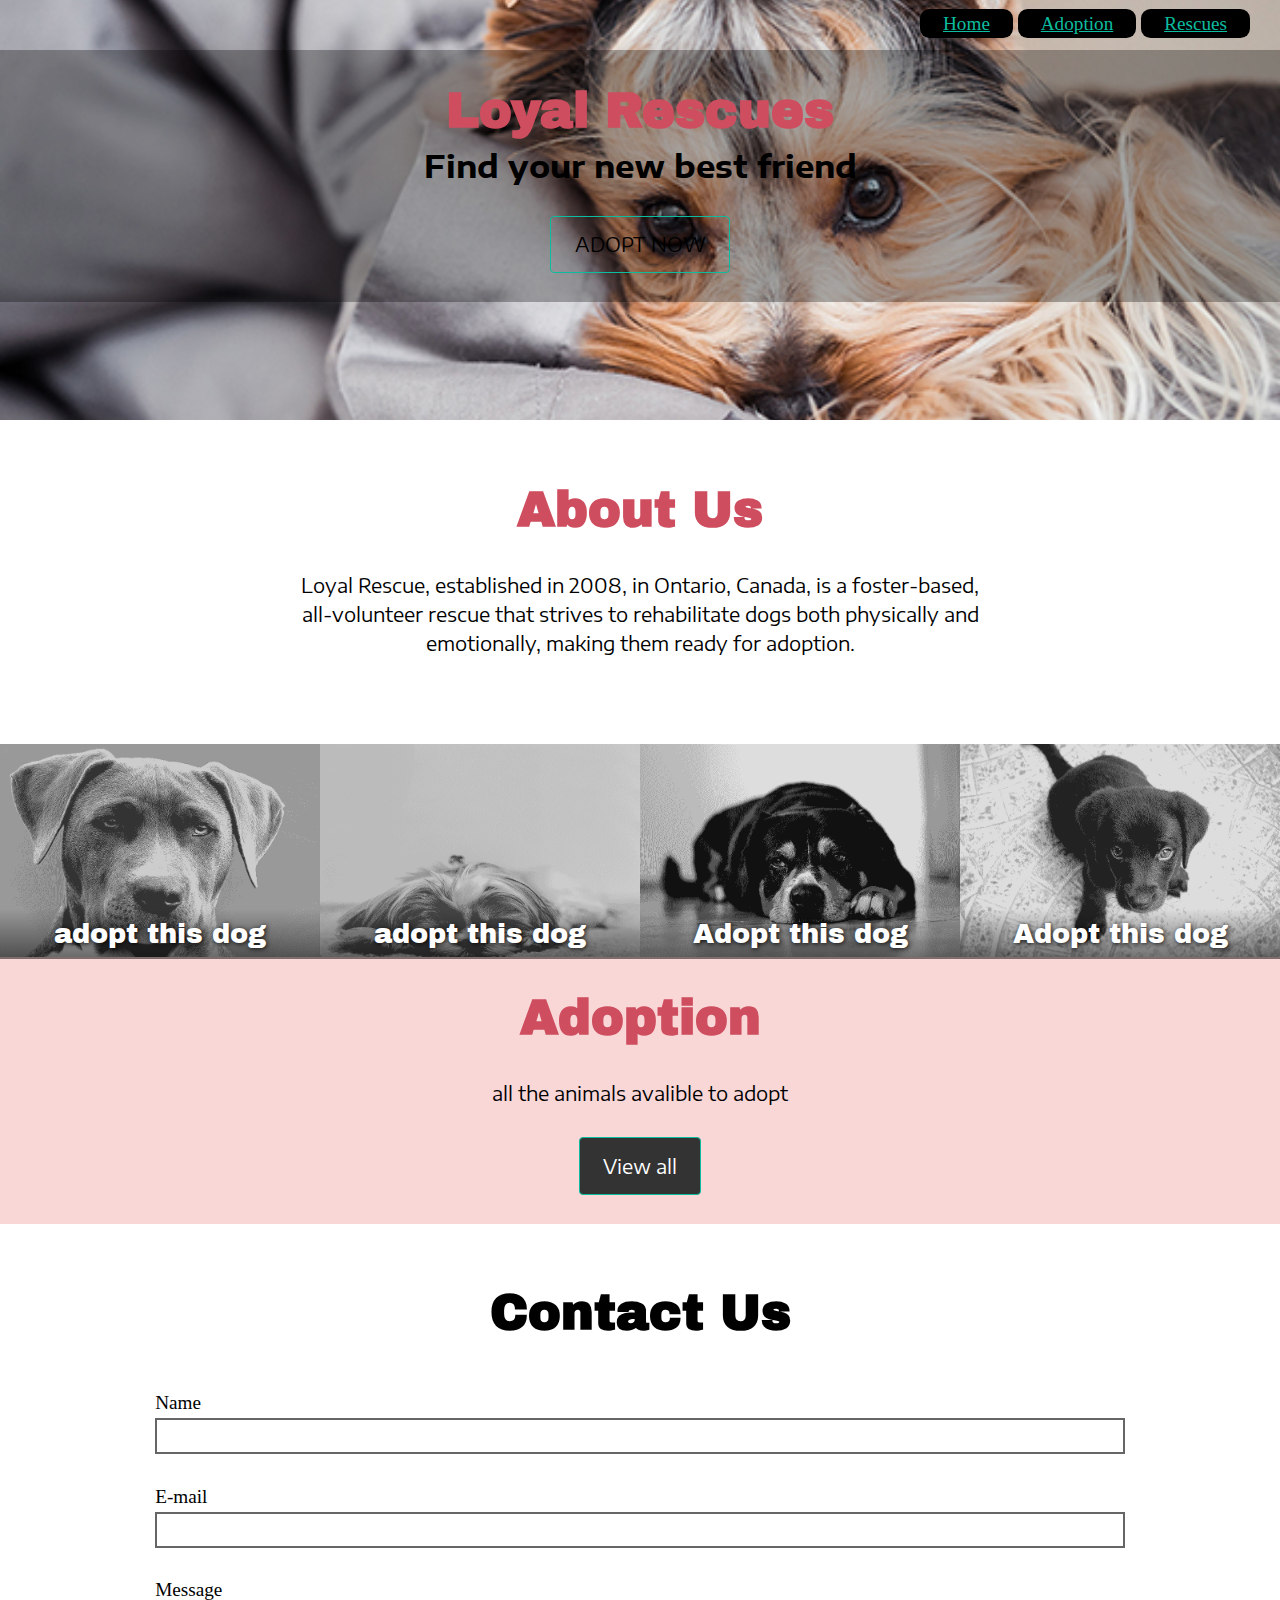
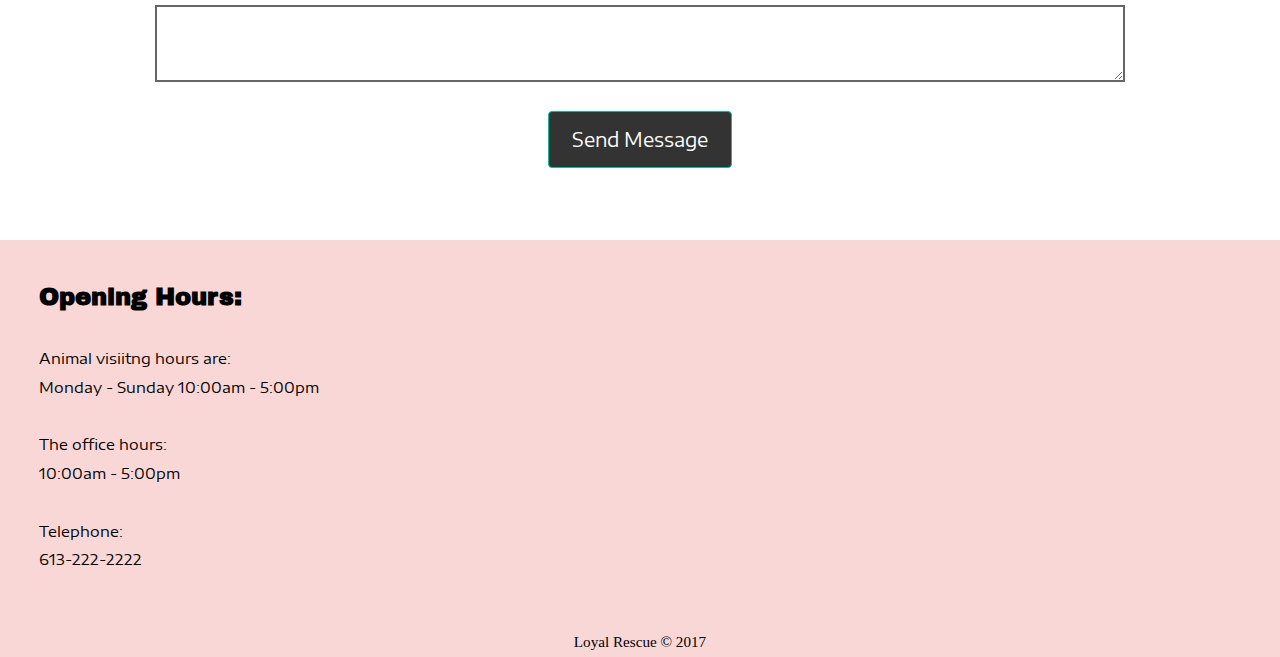
<file: index.html>
<!DOCTYPE html>
<html lang="en-ca">

<head>
  <meta charset="utf-8">
  <title>Loyal Rescue</title>
  <link href="favicon.ico" rel="shortcut icon">
  <link href="favicon-196.png" rel="apple-touch-icon">
  <meta name="viewport" content="width=device-width,initial-scale=1">
  <link href="css/modules.css" rel="stylesheet">
  <link href="css/grid.css" rel="stylesheet">
  <link href="css/type.css" rel="stylesheet">
  <link href="css/main.css" rel="stylesheet">
  <link href="https://fonts.googleapis.com/css?family=Archivo+Black|Encode+Sans+Expanded" rel="stylesheet">
</head>

<body>
  <ul class="skip-links">
    <li><a href="#nav" tabindex="0">Skip to navigation</a></li>
    <li><a href="#main">Skip to main</a></li>
  </ul>

  <header role="banner">
    <div class="masthead">
      <div class="banner relative">
        <div class="menu text-center">
          <nav role="navigation" id="nav" tabindex="0">
            <ol class="list-group-inline">
              <li><a class="btn-nav btn-ghost" href="index.html">Home</a></li>
              <li><a class="btn-nav btn-ghost" href="adopt.html">Adoption</a></li>
              <li><a class="btn-nav btn-ghost" href="rescues.html">Rescues</a></li>
            </ol>
          </nav>
        </div>
        <div class="banner-content absolute text-center gutter pad-t pad-b">
          <h1 class="white nina push-0">Loyal Rescues</h1>
          <h2 class="green">Find your new best friend</h2>
          <a class="btn btn-ghost" href="adopt.html">ADOPT NOW</a>
        </div>
      </div>
    </div>
  </header>

  <main role="main" id="main" tabindex="0">
    <section class="text-center gutter pad-t-2 pad-b-2">
      <h3 class="white nina">About Us</h3>
      <p class="green max-length">Loyal Rescue, established in 2008, in Ontario, Canada, is a foster-based, all-volunteer rescue that strives to rehabilitate dogs both physically and emotionally, making them ready for adoption.</p>
    </section>

    <section class="grid text-center">
      <div class="unit xs-1 s-1 m-1-2 l-1-4">
        <a class="hover-box block relative crop" href="adopt.html">
          <div class="embed embed-3by2">
            <img class="hover-box-img embed-item" src="images/dog4.png" alt="">
          </div>
          <div class="hover-box-caption island-1-4 w-1 absolute">
            <h2 class="tera push-0 not-bold">adopt this dog</h2>
          </div>
        </a>
      </div>
      <div class="unit xs-1 s-1 m-1-2 l-1-4">
        <a class="hover-box block relative crop" href="adopt.html">
          <div class="embed embed-3by2">
            <img class="hover-box-img embed-item" src="images/dog3.png" alt="">
          </div>
          <div class="hover-box-caption island-1-4 w-1 absolute">
            <h2 class="tera push-0 not-bold">adopt this dog</h2>
          </div>
        </a>
      </div>
      <div class="unit xs-1 s-1 m-1-2 l-1-4">
        <a class="hover-box block relative crop" href="adopt.html">
          <div class="embed embed-3by2">
            <img class="hover-box-img embed-item" src="images/dog2.png" alt="">
          </div>
          <div class="hover-box-caption island-1-4 w-1 absolute">
            <h2 class="tera push-0 not-bold">Adopt this dog</h2>
          </div>
        </a>
      </div>
      <div class="unit xs-1 s-1 m-1-2 l-1-4">
        <a class="hover-box block relative crop" href="adopt.html">
          <div class="embed embed-3by2">
            <img class="hover-box-img embed-item" src="images/dog1.png" alt="">
          </div>
          <div class="hover-box-caption island-1-4 w-1 absolute">
            <h2 class="tera push-0 not-bold">Adopt this dog</h2>
          </div>
        </a>
      </div>
    </section>

    <section class="list text-center gutter island">
      <h3 class="white nina">Adoption</h3>
      <p class="green">all the animals avalible to adopt</p>
      <a class="btn" href="rescues.html">View all</a>
    </section>

    <section class="pad-t-2 pad-b-2 text-center">
      <h3 class="black nina">Contact Us</h3>

      <form class="island-1-2 wrapper" method="POST" action="https://formspree.io/paulinamssio@gmail.com">

        <div class="push one two text-left">
          <label for="name">Name</label>
          <input id="name" name="name">
        </div>

        <div class="push one text-left">
          <label for="email">E-mail</label>
          <input id="email" type="email" name="email">
        </div>

        <div class="push text-left">
          <label for="details">Message</label>
          <textarea id="details" name="message" required></textarea>
        </div>

        <button class="btn button-black" type="submit">Send Message</button>
      </form>
    </section>
  </main>
  <footer class="list micro footer gutter-1-2" role="contentinfo" tabindex="0">
    <div class="hours mirco unit xs-1 s-1 m-1 l-1-2 xl-1-2">
      <h4>Opening Hours:</h4>
      <p class="mirco">Animal visiitng hours are:<br>Monday - Sunday 10:00am - 5:00pm<br></p>
      <p class="mirco">The office hours:<br>10:00am - 5:00pm<br></p>
      <p class="mirco">Telephone:<br>613-222-2222</p>
    </div>
    <div class="wrapper">
      <small class="micro">Loyal Rescue © 2017</small>
    </div>
  </footer>
</body>
</html>
</file>
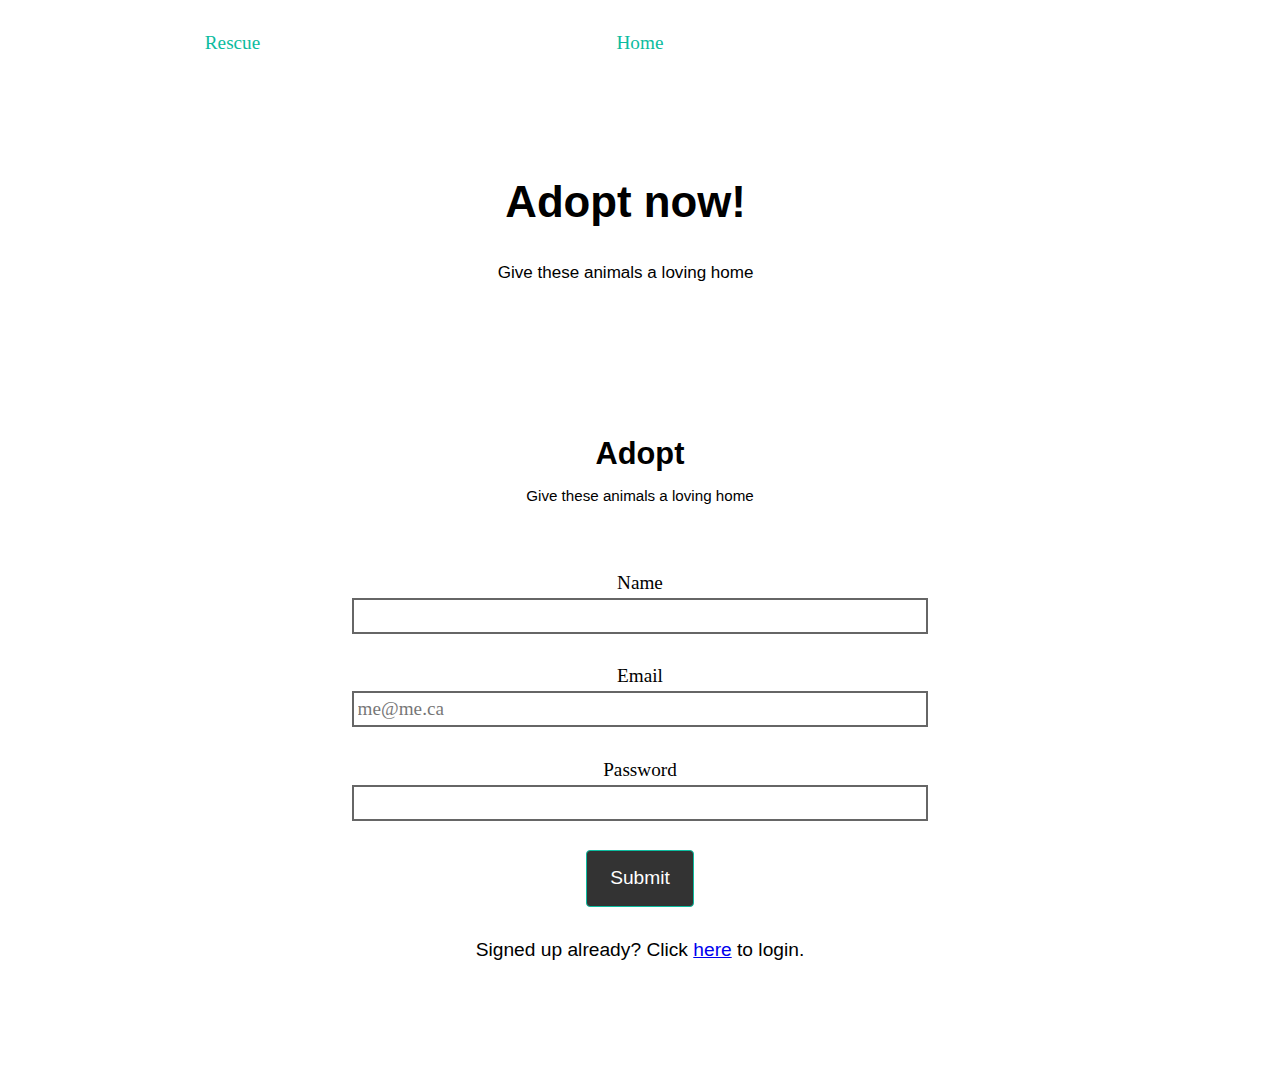
<file: adopt-a-rescue.html>
<!DOCTYPE html>
<html lang="en-ca">
<head>
  <meta charset="utf-8">
  <title>Adopt</title>
  <meta name="viewport" content="width=device-width,initial-scale=1">
  <link href="css/modules.css" rel="stylesheet">
  <link href="css/grid.css" rel="stylesheet">
  <link href="css/type.css" rel="stylesheet">
  <link href="css/main.css" rel="stylesheet">
  <link href="favicon.ico" rel="shortcut icon">
  <link href="favicon-196.png" rel="apple-touch-icon">
</head>
<body>
  <header>
    <nav class="text-center island">
      <ul class="nav-links list-group-inline push-none nav grid">

        <li class="kilo unit xs-1-3 s-1-3 m-1-3 l-1-3"><a href="tour.html">Rescue</a></li>
        <li class="kilo unit xs-1-3 s-1-3 m-1-3 l-1-3"><a href="pricing.html">Home</a></li>
      </ul>
    </nav>
    <div class="grid island">
      <h1 class="yotta unit xs-1 s-1 m-1 l pad-t-2 text-center push-r">Adopt now!</h1>
      <p class="milli unit xs-1 s-1 m-1 l-1 text-center push-r pad-b-2">Give these animals a loving home</p>
    </div>
  </header>

  <main class="wrapper">
    <div class="max-length unit xs-1-3 s-1-3 m-1-3 l-1-2 grid">
      <h2 class="pad-t text-center push-1-4">Adopt</h2>
      <p class="text-center micro">Give these animals a loving home</p>
    </div>
    <form action="https://formspree.io/paulinamssio@gmail.com" method="POST" class="max-length gutter-2 pad-t pad-b push-2">
      <div class="push">
        <label for="name">Name</label>
        <input id="name" name="name">
      </div>
      <div class="push">
        <label for="email">Email</label>
        <input id="email" type="email" placeholder="me@me.ca">
      </div>
      <div class="push">
        <label for="password">Password</label>
        <input id="password" type="password">
      </div>
      <div class="push">
        <button type="submit" class="btn">Submit</button>
        <p class="pad-t">Signed up already? Click <a href="#">here</a> to login.</p>
      </div>
    </form>
  </main>

</body>
</html>
</file>
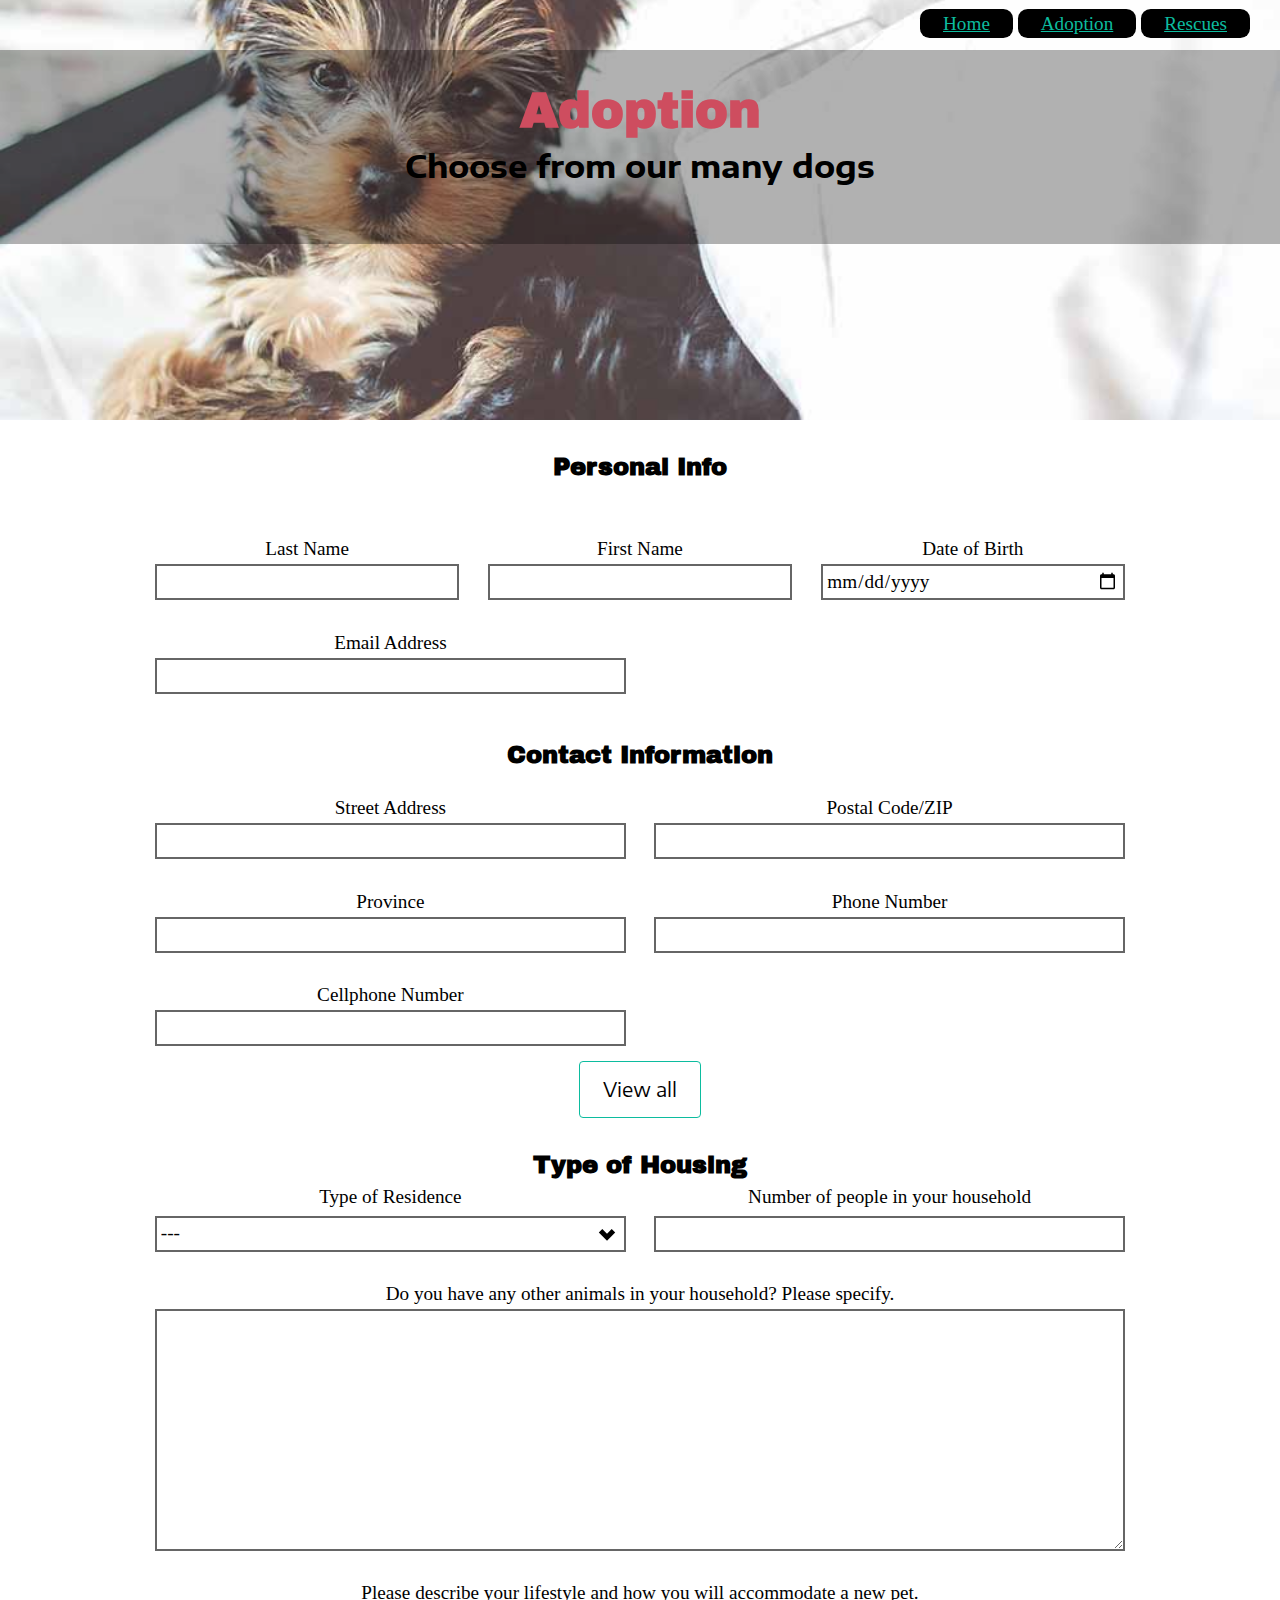
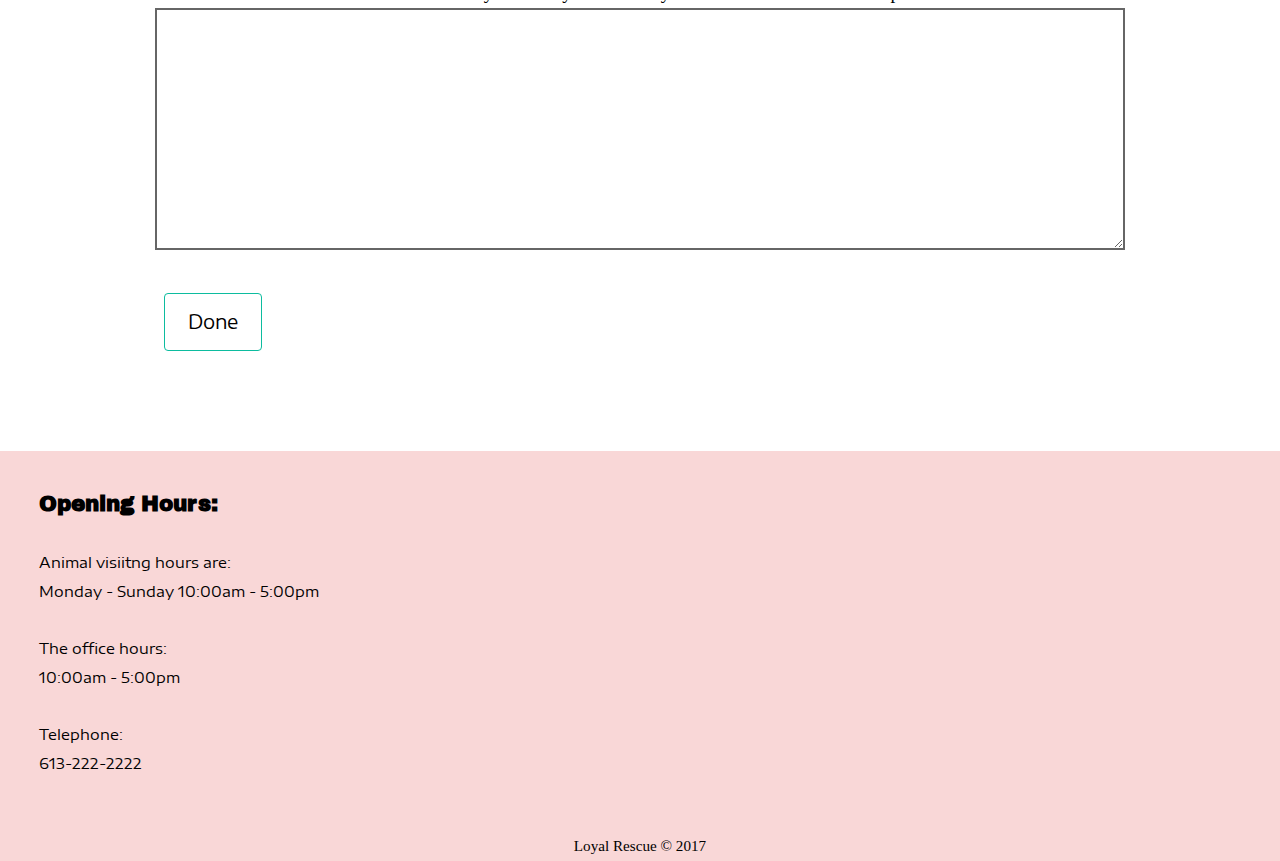
<file: adopt.html>
<!DOCTYPE html>
<html lang="en-ca">

<head>
  <meta charset="utf-8">
  <title>signup</title>
  <meta name="viewport" content="width=device-width,initial-scale=1">
  <link href="css/modules.css" rel="stylesheet">
  <link href="css/grid.css" rel="stylesheet">
  <link href="css/type.css" rel="stylesheet">
  <link href="css/main.css" rel="stylesheet">
  <link href="favicon.ico" rel="shortcut icon">
  <link href="favicon-196.png" rel="apple-touch-icon">
  <link href="https://fonts.googleapis.com/css?family=Archivo+Black|Encode+Sans+Expanded" rel="stylesheet">
</head>

<body>

  <ul class="skip-links">
    <li><a href="#nav" tabindex="0">Skip to navigation</a></li>
    <li><a href="#main">Skip to main</a></li>
  </ul>

  <header role="banner">
    <div class="masthead">
      <div class="banner-adopt relative">
        <div class="menu text-center">
          <nav role="navigation" id="nav" tabindex="0">
            <ol class="list-group-inline">
              <li><a class="btn-nav btn-ghost" href="index.html">Home</a></li>
              <li><a class="btn-nav btn-ghost" href="adopt.html">Adoption</a></li>
              <li><a class="btn-nav btn-ghost" href="rescues.html">Rescues</a></li>
            </ol>
          </nav>
        </div>
        <div class="banner-content absolute text-center gutter pad-t pad-b">
          <h1 class="white nina push-0">Adoption</h1>
          <h2 class="green">Choose from our many dogs</h2>
        </div>
      </div>
    </div>
  </header>

  <main role="main" id="main" tabindex="0" class="pad-b push-2">
    <div class="embed embed-16by19">
      <img class="hover-box-img embed-item" src="images/adoptdog.jpg" alt="">
    </div>

    <section class="wrapper island pad-t gutter-2">
      <h2 class="giga push-1-4 unit unit-xs-1 unit-s-1 unit-m-1 unit-l-1 unit-xl-1 gutter-1-2">Personal Info</h2>
    </section>
    <form method="post" role="form" action="http://formspree.io/paulinamssio@gmail.com">
    </form>

    <section class="wrapper pad-b grid">
      <div class="unit unit-xs-1 unit-s-1 unit-m-1-3 unit-l-1-3 unit-xl-1-3 island-1-2">
        <label for="surname" class="kilo">Last Name</label>
        <input id="surname" type="text" required>
      </div>
      <div class="unit unit-xs-1 unit-s-1 unit-m-1-3 unit-l-1-3 unit-xl-1-3 island-1-2">
        <label for="firstname" class="kilo">First Name</label>
        <input id="firstname" type="text" required>
      </div>
      <div class="unit unit-xs-1 unit-s-1 unit-m-1-3 unit-l-1-3 unit-xl-1-3 island-1-2">
        <label for="dob" class="kilo">Date of Birth</label>
        <input id="dob" type="date" required>
      </div>
      <div class="unit unit-xs-1 unit-s-1 unit-m-1 unit-l-1-2 unit-xl-1-2 island-1-2">
        <label for="email" class="kilo">Email Address</label>
        <input id="email" type="text" required>
      </div>
    </section>
    <section class="wrapper grid">
      <h3 class="giga push-1-4 unit unit-xs-1 unit-s-1 unit-m-1 unit-l-1 unit-xl-1 gutter-1-2">Contact Information</h3>
      <div class="unit unit-xs-1 unit-s-1 unit-m-1 unit-l-1-2 unit-xl-1-2 island-1-2">
        <label for="address" class="kilo">Street Address</label>
        <input id="address" type="text" required>
      </div>
      <div class="unit unit-xs-1 unit-s-1 unit-m-1-2 unit-l-1-2 unit-xl-1-2 island-1-2">
        <label for="postal" class="kilo">Postal Code/ZIP</label>
        <input id="postal" type="text" required>
      </div>
      <div class="unit unit-xs-1 unit-s-1 unit-m-1-2 unit-l-1-2 unit-xl-1-2 island-1-2">
        <label for="province" class="kilo">Province</label>
        <input id="province" type="text" list="province-list" required>
        <datalist id="province-list">
          <option value="Alberta"></option>
          <option value="British Columbia"></option>
          <option value="Manitoba"></option>
          <option value="New Brunswick"></option>
          <option value="Newfound Land and Labrador"></option>
          <option value="Nova Scotia"></option>
          <option value="Ontario"></option>
          <option value="Prince Edward Island"></option>
          <option value="Quebec"></option>
          <option value="Saskatchewan"></option>
        </datalist>
      </div>
      <div class="unit unit-xs-1 unit-s-1 unit-m-1-2 unit-l-1-2 unit-xl-1-2 island-1-2">
        <label for="phone" class="kilo">Phone Number</label>
        <input id="phone" type="number">
      </div>

      <div class="unit unit-xs-1 unit-s-1 unit-m-1-2 unit-l-1-2 unit-xl-1-2 island-1-2">
        <label for="cell" class="kilo">Cellphone Number</label>
        <input id="cell" type="number">
      </div>
    </section>
    <div class="wrapper">
      <a class="btn btn-ghost" href="#">View all</a>
    </div>
    <div class="wrapper pad-t grid">
      <h4 class="unit [xs-1 s-1 m-1 l-1] push-0 gutter-1-2">Type of Housing</h4>
      <div class="unit [xs-1 s-1 m-1-2 l-1-2] push gutter-1-2">
        <label for="residence" class="push-1-8">Type of Residence</label>
        <select class="form" id="residence">
          <option>---</option>
          <option>Apartment</option>
          <option>Condominium</option>
          <option>House - attached</option>
          <option>House - detached</option>
          <option>Other</option>
        </select>
      </div>
      <div class="unit [xs-1 s-1 m-1-2 l-1-2] push gutter-1-2">
        <label for="household" class="push-1-8">Number of people in your household</label>
        <input class="form" id="household" type="number" min="1" max="20">
      </div>
      <div class="unit [xs-1 s-1 m-1 l-1] push gutter-1-2">
        <label for="other-animals">Do you have any other animals in your household? Please specify.</label>
        <textarea id="other-animals" class="form" rows="8" cols="80"></textarea>
      </div>
      <div class="unit [xs-1 s-1 m-1 l-1] push gutter-1-2">
        <label for="lifestyle">Please describe your lifestyle and how you will accommodate a new pet.</label>
        <textarea id="lifestyle" class="form" rows="8" cols="80"></textarea>
      </div>
    </div>
    <div class="island-1-2 unit [ xs-1 s-1 m-1-2 l-1-3 ]">
      <div class="wrapper">
        <a class="btn btn-ghost" href="#">Done</a>
      </div>
    </div>
  </main>
  <footer class="list micro footer gutter-1-2" role="contentinfo" tabindex="0">
    <div class="hours mirco unit xs-1 s-1 m-1 l-1-2 xl-1-2">
      <h5>Opening Hours:</h5>
      <p class="mirco">Animal visiitng hours are:<br>Monday - Sunday 10:00am - 5:00pm<br></p>
      <p class="mirco">The office hours:<br>10:00am - 5:00pm<br></p>
      <p class="mirco">Telephone:<br>613-222-2222</p>
    </div>
    <div class="wrapper">
      <small class="micro">Loyal Rescue © 2017</small>
    </div>
  </footer>
</body>

</html>
</file>
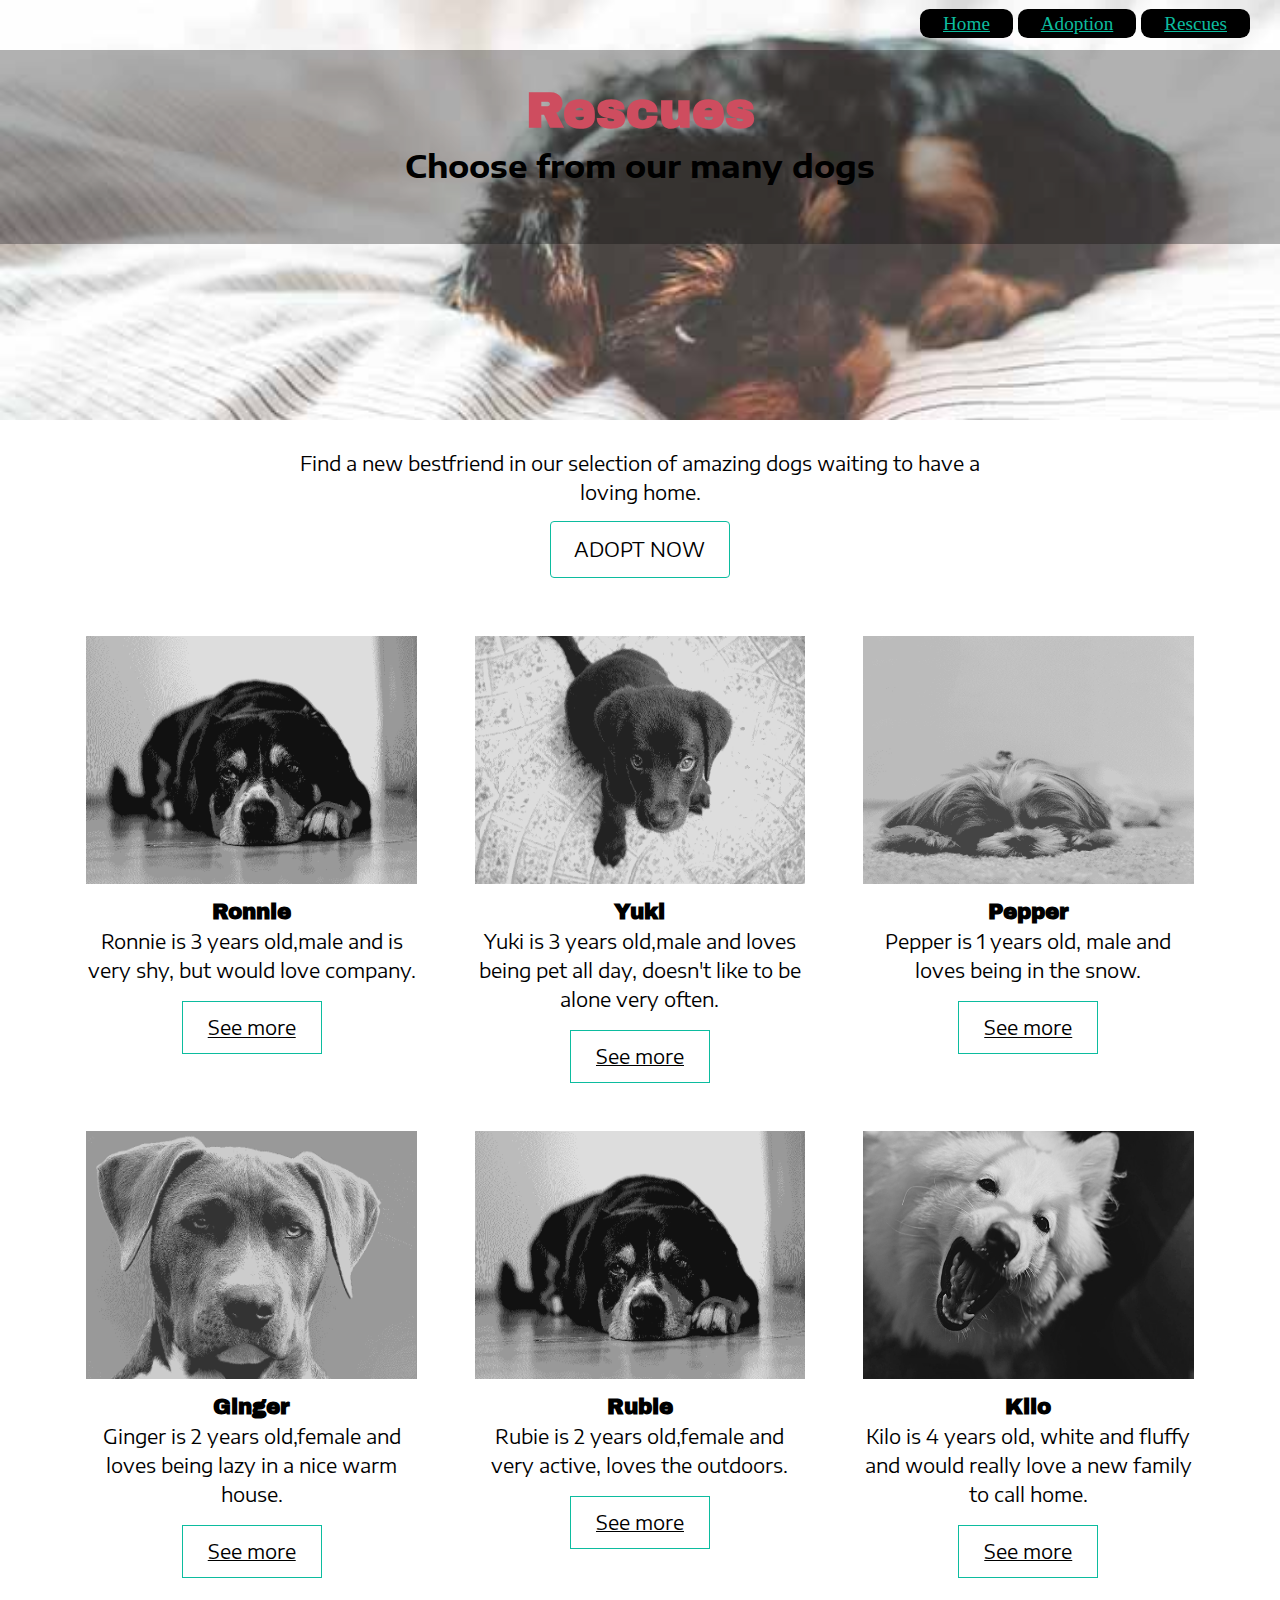
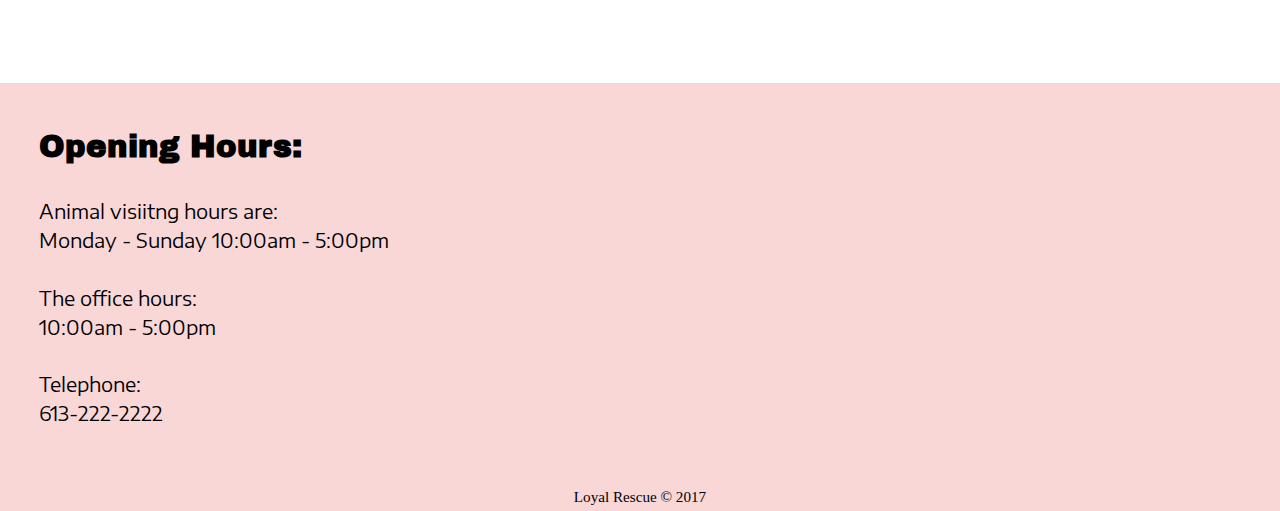
<file: rescues.html>
<!DOCTYPE html>
<html lang="en-ca">

<head>
  <meta charset="utf-8">
  <title>available-Rescues</title>
  <meta name="viewport" content="width=device-width,initial-scale=1">
  <link href="css/modules.css" rel="stylesheet">
  <link href="css/grid.css" rel="stylesheet">
  <link href="css/type.css" rel="stylesheet">
  <link href="css/main.css" rel="stylesheet">
  <link href="favicon.ico" rel="shortcut icon">
  <link href="favicon-196.png" rel="apple-touch-icon">
  <link href="https://fonts.googleapis.com/css?family=Archivo+Black|Encode+Sans+Expanded" rel="stylesheet">
</head>

<body>

  <ul class="skip-links">
    <li><a href="#nav" tabindex="0">Skip to navigation</a></li>
    <li><a href="#main">Skip to main</a></li>
  </ul>
  <header role="banner">
    <div class="masthead">
      <div class="banner-rescue relative">
        <div class="menu text-center">
          <nav role="navigation" id="nav" tabindex="0">
            <ol class="list-group-inline">
              <li><a class="btn-nav btn-ghost" href="index.html">Home</a></li>
              <li><a class="btn-nav btn-ghost" href="adopt.html">Adoption</a></li>
              <li><a class="btn-nav btn-ghost" href="rescues.html">Rescues</a></li>
            </ol>
          </nav>
        </div>
        <div class="banner-content absolute text-center gutter pad-t pad-b">
          <h1 class="white nina push-0">Rescues</h1>
          <h2 class="green">Choose from our many dogs</h2>
        </div>
      </div>
    </div>
  </header>

  <main role="main" id="main" tabindex="0" class="pad-b push-2">
    <section class="island gutter-2 pad-t">
      <p class="kilo push-1-2 text-center max-length">Find a new bestfriend in our selection of amazing dogs waiting to have a loving home.</p>
      <div class="wrapper">
        <a class="btn btn-ghost" href="adopt.html">ADOPT NOW</a>
      </div>
    </section>

    <section class="grid-middle gutter-2">
      <ul class="list-group grid">
        <li class="unit unit-xs-1 unit-s-1-2 unit-m-1-3 unit-l-1-3 unit-xl-1-3 gutter rescues pad-t pad-b">
          <div class="embed embed-4by3 push-1-2">
            <img src="images/dog2.png" alt="dog2" class="embed-item">
          </div>
          <h2 class="mega text-center push-0">Ronnie</h2>
          <p class="kilo text-center">Ronnie is 3 years old,male and is very shy, but would love company.</p>
          <div class="wrapper">
            <a class="button btn-ghost" href="rescues.html">See more</a>
          </div>
        </li>
        <li class="unit unit-xs-1 unit-s-1-2 unit-m-1-3 unit-l-1-3 unit-xl-1-3 gutter rescues pad-t pad-b">
          <div class="embed embed-4by3 push-1-2">
            <img src="images/dog1.png" alt="dog1" class="embed-item">
          </div>
          <h3 class="mega push-0 text-center">Yuki</h3>
          <p class="kilo text-center">Yuki is 3 years old,male and loves being pet all day, doesn't like to be alone very often.</p>
          <div class="wrapper">
            <a class="button btn-ghost" href="rescues.html">See more</a>
          </div>
        </li>
        <li class="unit unit-xs-1 unit-s-1-2 unit-m-1-3 unit-l-1-3 unit-xl-1-3 gutter rescues pad-t pad-b">
          <div class="embed embed-4by3 push-1-2">
            <img src="images/dog3.png" alt="dog3" class="embed-item">
          </div>
          <h4 class="mega push-0 text-center">Pepper</h4>
          <p class="kilo text-center">Pepper is 1 years old, male and loves being in the snow.</p>
          <div class="wrapper">
            <a class="button btn-ghost" href="rescues.html">See more</a>
          </div>
        </li>
        <li class="unit unit-xs-1 unit-s-1-2 unit-m-1-3 unit-l-1-3 unit-xl-1-3 gutter rescues pad-t pad-b">
          <div class="embed embed-4by3 push-1-2">
            <img src="images/dog4.png" alt="dog4" class="embed-item">
          </div>
          <h4 class="mega text-center push-0">Ginger</h4>
          <p class="kilo text-center">Ginger is 2 years old,female and loves being lazy in a nice warm house.</p>
          <div class="wrapper">
            <a class="button btn-ghost" href="rescues.html">See more</a>
          </div>
        </li>
        <li class="unit unit-xs-1 unit-s-1-2 unit-m-1-3 unit-l-1-3 unit-xl-1-3 gutter rescues pad-t pad-b">
          <div class="embed embed-4by3 push-1-2">
            <img src="images/dog2.png" alt="dog2" class="embed-item">
          </div>
          <h2 class="mega text-center push-0">Rubie</h2>
          <p class="kilo text-center">Rubie is 2 years old,female and very active, loves the outdoors.</p>
          <div class="wrapper">
            <a class="button btn-ghost" href="rescues.html">See more</a>
          </div>
        </li>
        <li class="unit unit-xs-1 unit-s-1-2 unit-m-1-3 unit-l-1-3 unit-xl-1-3 gutter rescues pad-t pad-b">
          <div class="embed embed-4by3 push-1-2">
            <img src="images/dog5.jpg" alt="dog5" class="embed-item">
          </div>
          <h2 class="mega text-center push-0">Kilo</h2>
          <p class="kilo text-center">Kilo is 4 years old, white and fluffy and would really love a new family to call home.</p>
          <div class="wrapper">
            <a class="button btn-ghost" href="rescues.html">See more</a>
          </div>
        </li>
      </ul>
    </section>
  </main>
  <footer class="list footer gutter-1-2" role="contentinfo" tabindex="0">
    <div class="hours unit xs-1 s-1 m-1 l-1-2 xl-1-2">
      <h2>Opening Hours:</h2>
      <p class="mirco">Animal visiitng hours are:<br>Monday - Sunday 10:00am - 5:00pm<br></p>
      <p class="mirco">The office hours:<br>10:00am - 5:00pm<br></p>
      <p class="mirco">Telephone:<br>613-222-2222</p>
    </div>
    <div class="wrapper">
      <small class="micro">Loyal Rescue © 2017</small>
    </div>
  </footer>
</body>
</html>
</file>
<file: css/modules.css>
/*
 * Modulifier || Code released under the UNLICENSE
 * Code under other copyrights & licenses listed below.
 * https://modulifier.web-dev.tools/#responsive;images;list-group;embed;media-object;icons;positioning;forms;buttons;accessibility;print
 */

@-moz-viewport { width: device-width; scale: 1; }
@-ms-viewport { width: device-width; scale: 1; }
@-o-viewport { width: device-width; scale: 1; }
@-webkit-viewport { width: device-width; scale: 1; }
@viewport { width: device-width; scale: 1; }

html {
  box-sizing: border-box;
  -moz-text-size-adjust: 100%;
  -ms-text-size-adjust: 100%;
  -webkit-text-size-adjust: 100%;
  text-size-adjust: 100%;
}

*, *::before, *::after {
  box-sizing: inherit;
}

body {
  margin: 0;
}

article,
aside,
details,
figcaption,
figure,
footer,
header,
main,
menu,
nav,
section,
summary {
  display: block;
}

audio,
canvas,
progress,
video {
  display: inline-block;
  vertical-align: baseline;
}

template {
  display: none;
}

details {
  cursor: pointer;
}

audio:not([controls]) {
  display: none;
  height: 0;
}

a,
area,
button,
input,
label,
select,
textarea,
[tabindex] {
  -ms-touch-action: manipulation;
  touch-action: manipulation;
}

img {
  border: 0;
}

.img-flex,
.img-flex img {
  display: block;
  width: 100%;
}

svg {
  fill: currentColor;
}

svg:not(:root) {
  overflow: hidden;
}

svg.img-flex {
  width: 100%;
  height: 100%;
}

.image-replacement, .ir {
  overflow: hidden;
  direction: ltr;
  text-align: left;
  text-indent: 100%;
  white-space: nowrap;
}

.list-group, .list-group-inline, .list-group--inline {
  padding-left: 0;
  list-style-type: none;
}

.list-group > dd {
  margin-left: 0;
}

.list-group-inline::before,
.list-group-inline::after,
.list-group--inline::before,
.list-group--inline::after {
  content: "";
  display: table;
}

.list-group-inline::after,
.list-group--inline::after {
  clear: both;
}

.list-group-inline > li,
.list-group--inline > li {
  display: inline-block;
}

.list-group-inline > dt,
.list-group--inline > dt {
  clear: left;
  float: left;
  width: 11em;
}

.list-group-inline > dd,
.list-group--inline > dd {
  float: left;
  min-width: 12em;
}

.embed {
  margin-left: 0;
  margin-right: 0;
  overflow: hidden;
  position: relative;
  width: 100%;
}

.embed-1by1, .embed--1by1 {
  padding-top: 100%; /* Square */
}

.embed-4by3, .embed--4by3 {
  padding-top: 75%; /* Traditional TV/computer screens */
}

.embed-iso216, .embed--iso216 {
  padding-top: 70.92%; /* A-standard paper sizes */
}

.embed-3by2, .embed--3by2 {
  padding-top: 66.6%; /* Classic 35 mm film & most digital photos, landscape */
}

.embed-2by3, .embed--2by3 {
  padding-top: 150%; /* Classic 35 mm film & most digital photos, portrait */
}

.embed-golden, .embed--golden {
  padding-top: 61.8%; /* The Golden Ratio */
}

.embed-16by9, .embed--16by9 {
  padding-top: 56.25%; /* HD TV */
}

.embed-185by100, .embed--185by100 {
  padding-top: 54.05%; /* Common widescreen cinema */
}

.embed-24by10, .embed--24by10 {
  padding-top: 41.667%; /* Widescreen cinema: 2.4:1 */
}

.embed-3by1, .embed--3by1 {
  padding-top: 33.3333%; /* Panorama photos */
}

.embed-4by1, .embed--4by1 {
  padding-top: 25%; /* Polyvision */
}

.embed-5by1, .embed--5by1 {
  padding-top: 20%; /* Really wide... */
}

.embed-item, .embed__item {
  min-height: 100%;
  left: 0;
  position: absolute;
  top: 0;
  width: 100%;
}

.media {
  overflow: hidden;
}

.media-img, .media__img {
  float: left;
}

.media-img-reversed, .media__img--reversed {
  float: right;
}

.media-img-stacked, .media__img--stacked {
  float: none;
}

.media-body, .media__body {
  overflow: hidden;
  min-width: 12em; /* Slightly less than 200px, responsiveness built in */
}

.icon {
  display: inline-block;
  position: relative;
  background: transparent none no-repeat center center;
  background-size: contain;
  vertical-align: middle;
}

.i-16, .i--16 {
  height: 16px;
  width: 16px;
}

.i-18, .i--18 {
  height: 18px;
  width: 18px;
}

.i-20, .i--20 {
  height: 20px;
  width: 20px;
}

.i-24, .i--24 {
  height: 24px;
  width: 24px;
}

.i-32, .i--32 {
  height: 32px;
  width: 32px;
}

.i-48, .i--48 {
  height: 48px;
  width: 48px;
}

.i-64, .i--64 {
  height: 64px;
  width: 64px;
}

.i-96, .i--96 {
  height: 96px;
  width: 96px;
}

.i-128, .i--128 {
  height: 128px;
  width: 128px;
}

.i-192, .i--192 {
  height: 192px;
  width: 192px;
}

.i-256, .i--256 {
  height: 256px;
  width: 256px;
}

.icon img,
.icon svg {
  left: 0;
  height: 100%;
  position: absolute;
  top: 0;
  width: 100%;
  fill: currentColor;
}

.icon-label {
  vertical-align: middle;
}

.icon-link,
.icon-link:focus,
.icon-link:hover {
  text-decoration: none;
}

.clearfix::after {
  content: " ";
  display: block;
  clear: both;
}

.left {
  float: left;
}

.right {
  float: right;
}

.center-text,
.center-flow {
  text-align: center;
}

.center-block {
  margin-left: auto;
  margin-right: auto;
}

.no-auto-margins,
.not-centered {
  /* stylelint-disable declaration-no-important */
  margin-left: 0 !important;
  margin-right: 0 !important;
  /* stylelint-enable */
}

.center-content,
.center-content-vertical,
.center-contents,
.center-contents-vertical {
  display: -webkit-flex;
  display: -ms-flexbox;
  display: flex;
  -webkit-justify-content: center;
  -ms-flex-pack: center;
  justify-content: center;
  -webkit-align-items: center;
  -ms-flex-align: center;
  align-items: center;
  -webkit-align-content: center;
  -ms-flex-line-pack: center;
  align-content: center;
  -webkit-flex-direction: column wrap;
  -ms-flex-direction: column wrap;
  flex-flow: column wrap;
}

.center-content-start,
.center-content-vertical-start,
.center-contents-start,
.center-contents-vertical-start {
  display: -webkit-flex;
  display: -ms-flexbox;
  display: flex;
  -webkit-justify-content: center;
  -ms-flex-pack: center;
  justify-content: center;
  -webkit-flex-direction: column wrap;
  -ms-flex-direction: column wrap;
  flex-flow: column wrap;
}

.center-content-horizontal,
.center-contents-horizontal {
  display: -webkit-flex;
  display: -ms-flexbox;
  display: flex;
  -webkit-justify-content: center;
  -ms-flex-pack: center;
  justify-content: center;
  -webkit-align-items: center;
  -ms-flex-align: center;
  align-items: center;
  -webkit-align-content: center;
  -ms-flex-line-pack: center;
  align-content: center;
  -webkit-flex-direction: row wrap;
  -ms-flex-direction: row wrap;
  flex-flow: row wrap;
}

.inline {
  display: inline;
}

.block {
  display: block;
}

.inline-block, .ib {
  display: inline-block;
}

.valign-top {
  vertical-align: top;
}

.valign-bottom {
  vertical-align: bottom;
}

.valign-middle {
  vertical-align: middle;
}

.fixed {
  position: fixed;
}

.relative {
  position: relative;
}

[class*="pin-"],
.absolute {
  position: absolute;
}

.static {
  position: static;
}

.zindex-1 {
  z-index: 1;
}

.zindex-2 {
  z-index: 2;
}

.zindex-3 {
  z-index: 3;
}

.zindex-1000 {
  z-index: 1000;
}

.pin-top-left,
.pin-left-top,
.pin-tl,
.pin-lt {
  top: 0;
  left: 0;
}

.pin-top-right,
.pin-right-top,
.pin-tr,
.pin-rt {
  top: 0;
  right: 0;
}

.pin-bottom-left,
.pin-left-bottom,
.pin-bl,
.pin-lb {
  bottom: 0;
  left: 0;
}

.pin-bottom-right,
.pin-right-bottom,
.pin-br,
.pin-rb {
  bottom: 0;
  right: 0;
}

.pin-top-center,
.pin-center-top,
.pin-tc,
.pin-ct {
  left: 50%;
  top: 0;
  transform: translateX(-50%);
}

.pin-bottom-center,
.pin-center-bottom,
.pin-bc,
.pin-cb {
  bottom: 0;
  left: 50%;
  transform: translateX(-50%);
}

.pin-center-left,
.pin-left-center,
.pin-cl,
.pin-lc {
  left: 0;
  top: 50%;
  transform: translateY(-50%);
}

.pin-center-right,
.pin-right-center,
.pin-cr,
.pin-rc {
  right: 0;
  top: 50%;
  transform: translateY(-50%);
}

.pin-center, .pin-c {
  left: 50%;
  top: 50%;
  transform: translate(-50%, -50%);
}

.width-quarter, .w-1-4 {
  width: 25%;
}

.width-half, .w-1-2 {
  width: 50%;
}

.width-full, .w-1 {
  width: 100%;
}

.height-quarter, .h-1-4 {
  height: 25%;
}

.height-half, .h-1-2 {
  height: 50%;
}

.height-full, .h-1 {
  height: 100%;
}

.height-win-quarter, .h-w-1-4 {
  height: 25vh;
  max-height: 46em;
}

.height-win-half, .h-w-1-2 {
  height: 50vh;
  max-height: 46em;
}

.height-win-full, .h-w-1 {
  height: 100vh;
  max-height: 46em;
}

/* stylelint-disable no-descending-specificity */

/*
 * (c) Nicolas Gallagher and Jonathan Neal of Normalize.css || MIT License
 *     https://necolas.github.io/normalize.css/
 */

button,
input,
optgroup,
select,
textarea {
  color: inherit;
  font: inherit;
  margin: 0;
}

button,
input {
  overflow: visible;
}

button,
select {
  text-transform: none;
}

button,
html [type="button"],
[type="reset"],
[type="submit"] {
  -webkit-appearance: button;
  cursor: pointer;
}

button[disabled],
html input[disabled] {
  cursor: default;
}

button::-moz-focus-inner,
input::-moz-focus-inner {
  border: 0;
  padding: 0;
}

[type="checkbox"],
[type="radio"] {
  opacity: 0;
  position: absolute;
  height: 1px;
  width: 1px;
}

[type="number"]::-webkit-inner-spin-button,
[type="number"]::-webkit-outer-spin-button {
  height: auto;
}

[type="search"]::-webkit-search-cancel-button,
[type="search"]::-webkit-search-decoration {
  -webkit-appearance: none;
}

fieldset {
  padding-left: 0;
  padding-right: 0;

  border: 0;
  border-top: 2px solid #666;
}

legend {
  color: inherit;
  display: table;
  max-width: 100%;
  padding: 0 .3em 0 0;
  white-space: normal;

  border: 0;

  font-weight: bold;
}

optgroup {
  font-weight: bold;
}

::-webkit-input-placeholder {
  color: inherit;
  opacity: .54;
}

::-webkit-file-upload-button {
  -webkit-appearance: button;
  font: inherit;
}

/* End Normalize.css code */

label,
.label-block {
  display: block;
  cursor: pointer;
}

[type="checkbox"] + label,
[type="radio"] + label,
.label-inline {
  display: inline-block;
}

input:not([type]),
[type="text"],
[type="number"],
[type="search"],
[type="url"],
[type="email"],
[type="password"],
[type="tel"],
[type="datetime-local"],
[type="month"],
[type="week"],
[type="date"],
[type="time"],
[type="range"],
select,
textarea {
  -moz-appearance: none;
  -webkit-appearance: none;
  appearance: none;
}

input,
textarea {
  display: block;
  width: 100%;

  background-color: #fff;
  border: 2px solid #666;
  border-radius: 0;

  vertical-align: middle;
}

label {
  vertical-align: middle;
}

textarea {
  max-width: 100%;
  min-height: 4em;
  overflow: auto;
}

[type="color"] {
  display: inline-block;
  width: 2em;
}

select {
  display: block;
  width: 100%;

  background-image: url("data:image/svg+xml,%3Csvg xmlns='http://www.w3.org/2000/svg' width='256' height='256' viewBox='0 0 256 256'%3E%3Cpath fill='none' stroke='%23000' stroke-miterlimit='10' stroke-width='70' d='M36.3 82.1l91.9 91.8 91.5-91.8'/%3E%3C/svg%3E");
  background-repeat: no-repeat;
  background-position: calc(100% - .4em) center;
  background-size: 18px auto;
  background-color: #fff;
  border: 2px solid #666;
  border-radius: 0;
}

[type="checkbox"] + label::before {
  content: " ";
  display: inline-block;
  height: 1.8em;
  margin-right: .3em;
  position: relative;
  vertical-align: middle;
  top: -.1em;
  width: 1.8em;

  background-color: #fff;
  background-size: cover;
  border: 2px solid #666;

  line-height: inherit;
}

[type="checkbox"]:checked + label::before {
  background-image: url("data:image/svg+xml,%3Csvg xmlns='http://www.w3.org/2000/svg' width='256' height='256' viewBox='0 0 256 256'%3E%3Cpath fill='none' stroke='%23000' stroke-miterlimit='10' stroke-width='50' d='M49.9 130.1l50.8 50.7L206.1 75.2'/%3E%3C/svg%3E");
}

[type="checkbox"]:focus + label::before {
  outline: 3px solid #000;
  z-index: 1000;
}

[type="radio"] + label::before {
  content: " ";
  display: inline-block;
  height: 1.8em;
  margin-right: .3em;
  position: relative;
  vertical-align: middle;
  top: -.1em;
  width: 1.8em;

  background-color: #fff;
  background-size: cover;
  border: 2px solid #666;
  border-radius: 50%;

  line-height: inherit;
}

[type="radio"]:checked + label::before {
  background-image: url("data:image/svg+xml,%3Csvg xmlns='http://www.w3.org/2000/svg' width='256' height='256' viewBox='0 0 256 256'%3E%3Ccircle cx='128' cy='128' r='70.4'/%3E%3C/svg%3E");
}

[type="radio"]:focus + label::before,
[type="radio"] + label:focus::before {
  box-shadow: 0 0 0 3px #000;
  z-index: 1000;
}

[type="range"] {
  border: 0;
  background-color: #fff;
}

[type="range"]::-webkit-slider-runnable-track {
  height: 6px;

  -webkit-appearance: none;
  appearance: none;
  background-color: #ccc;
  border: 0;
  border-radius: 3px;
}

[type="range"]:active::-webkit-slider-runnable-track {
  background-color: #ccc;
}

[type="range"]::-moz-range-track {
  height: 6px;

  -moz-appearance: none;
  appearance: none;
  background-color: #ccc;
  border: 0;
  border-radius: 3px;
}

[type="range"]:active::-moz-range-track {
  background-color: #ccc;
}

[type="range"]::-ms-track {
  height: 6px;

  -ms-appearance: none;
  appearance: none;
  background-color: #ccc;
  border: 0;
  border-radius: 3px;
}

[type="range"]:active::-ms-track {
  background-color: #ccc;
}

[type="range"]::-webkit-slider-thumb {
  margin-top: -4px;
  height: 16px;
  width: 16px;

  -webkit-appearance: none;
  appearance: none;
  background-color: #000;
  border: none;
  border-radius: 50%;
}

[type="range"]:hover::-webkit-slider-thumb {
  background-color: #000;
}

[type="range"]:active::-webkit-slider-thumb {
  background-color: #000;
}

[type="range"]::-moz-range-thumb {
  margin-top: -4px;
  height: 16px;
  width: 16px;

  -webkit-appearance: none;
  appearance: none;
  background-color: #000;
  border: none;
  border-radius: 50%;
}

[type="range"]:hover::-moz-range-thumb {
  background-color: #000;
}

[type="range"]:active::-moz-range-thumb {
  background-color: #000;
}

[type="range"]::-ms-thumb {
  margin-top: -4px;
  height: 16px;
  width: 16px;

  -webkit-appearance: none;
  appearance: none;
  background-color: #000;
  border: none;
  border-radius: 50%;
}

[type="range"]:hover::-ms-thumb {
  background-color: #000;
}

[type="range"]:active::-ms-thumb {
  background-color: #000;
}

[type="checkbox"].hide-custom-input + label::before,
[type="checkbox"] + .hide-custom-input::before,
[type="radio"].hide-custom-input + label::before,
[type="radio"] + .hide-custom-input::before {
  content: none;
  display: none;
}

/* stylelint-enable */

.link-box {
  display: block;
  text-decoration: none;
}

/* stylelint-disable no-descending-specificity */

button,
.btn {
  cursor: pointer;
  display: inline-block;
  margin: 0;
  overflow: visible;
  padding: .375em .75em .42em;
  -webkit-appearance: none;
  -moz-appearance: none;
  appearance: none;
  background-color: #333;
  border-radius: 4px;
  border: 3px solid #333;
  color: #fff;
  font: inherit;
  text-decoration: none;
  text-transform: none;
}

button::-moz-focus-inner {
  border: 0;
  padding: 0;
}

/* stylelint-enable */

button:focus,
button:hover,
.btn:focus,
.btn:hover {
  background-color: #000;
  border-color: #000;
  color: #fff;
}

button[disabled] {
  cursor: default;
}

.btn-light, .btn--light {
  background-color: #e2e2e2;
  border-color: #e2e2e2;
  color: #000;
}

.btn-light:focus,
.btn-light:hover,
.btn--light:focus,
.btn--light:hover {
  background-color: #666;
  border-color: #666;
  color: #fff;
}

.btn-ghost,
.btn--ghost {
  background-color: transparent;
  border-color: #333;
  color: #000;
}

.btn-ghost:focus,
.btn-ghost:hover,
.btn--ghost:focus,
.btn--ghost:hover {
  background-color: #e2e2e2;
  border-color: #000;
  color: #000;
}

.btn-link {
  display: inline;
  padding: 0;
  background-color: transparent;
  border-radius: 0;
  border: 0;
  color: inherit;
}

.btn-link:focus,
.btn-link:hover {
  background-color: transparent;
  color: inherit;
}

a:hover, a:active {
  outline: none;
}

a:focus,
[tabindex="0"]:focus,
details:focus,
summary:focus,
input:focus,
textarea:focus,
button:focus,
select:focus {
  outline: 3px solid #000;
  outline-offset: 0;
}

a:focus, [tabindex="0"]:focus {
  outline-offset: 3px;
}

.skip-links {
  margin: 0;
  padding: 0;
  list-style-type: none;
}

.skip-links > li::before {
  content: none; /* Remove the bullets if nice lists is selected */
}

.skip-links a,
.skip-links button {
  padding: .5em .75em;
  position: absolute;
  top: -10em;
  z-index: 10000; /* To make sure they're always on top */
  background-color: #000;
  border: 0;
  color: #fff;
  font-size: 1.125rem;
  font-weight: bold;
  text-decoration: none;
}

.skip-links a:focus,
.skip-links button:focus {
  outline-offset: 3px;
  top: 0;
}

[aria-busy="true"] {
  cursor: progress;
}

[aria-controls] {
  cursor: pointer;
}

[aria-disabled] {
  cursor: default;
}

.print-only {
  display: none;
  visibility: hidden;
}

.page-break-before {
  page-break-before: always;
}

.page-break-after {
  page-break-after: always;
}

.no-page-break-inside {
  page-break-inside: avoid;
}

@media print {

  /* stylelint-disable declaration-no-important */

  .no-print {
    display: none !important;
    visibility: hidden !important;
  }

  .print-only,
  .force-print {
    display: block !important;
    visibility: visible !important;
  }

  /* stylelint-enable */

  .visually-hidden.force-print {
    height: auto;
    margin: 0;
    overflow: visible;
    padding: 0;
    position: static;
    width: auto;
    border: 0;
    clip: initial;
    clip-path: none;
  }

  /*
   * (c) Fabien Sa || MIT License
   *     http://bafs.github.io/Gutenberg/
   */

  table,
  blockquote,
  pre,
  code,
  figure,
  li,
  hr,
  ul,
  ol,
  a,
  tr {
    page-break-inside: avoid;
  }

  h1, h2, h3, h4, h5, h6, p, a {
    orphans: 3;
    widows: 3;
  }

  h1,
  h2,
  h3,
  h4,
  h5,
  h6 {
    page-break-after: avoid;
    page-break-inside: avoid;
  }

  h1 + p,
  h2 + p,
  h3 + p,
  h4 + p,
  h5 + p,
  h6 + p {
    page-break-before: avoid;
  }

  img {
    page-break-after: auto;
    page-break-before: auto;
    page-break-inside: avoid;
  }

  /* stylelint-disable declaration-no-important */

  pre {
    white-space: pre-wrap !important;
    word-wrap: break-word;
  }

  /* stylelint-enable */

  /* End Gutenberg code */

  /*
   * (c) HTML5 Boilerplate || MIT License
   *     https://html5boilerplate.com/
   */

  /* stylelint-disable declaration-no-important */

  *, *::before, *::after, *::first-letter, *::first-line {
    background: none transparent !important;
    color: #000 !important;
    box-shadow: none !important;
    text-shadow: none !important;
  }

  /* stylelint-enable */

  a, a:visited {
    text-decoration: underline;
  }

  a[href]::after {
    content: " (" attr(href) ")";
  }

  abbr[title]::after {
    content: " (" attr(title) ")";
  }

  a[href^="#"]::after,
  a[href^="javascript:"]::after,
  a.no-print-href::after,
  a.href-no-print::after {
    content: "";
  }

  thead {
    display: table-header-group;
  }

  /* End HTML5 Boilerplate code */
}
</file>
<file: css/grid.css>
/*
  Gridifier || Code released under the UNLICENSE
  https://gridifier.web-dev.tools/#xs,4,0,0,0;s,4,25,0,0;m,4,38,1,1;l,4,60,1,1
*/

.grid {
  margin: 0;
  padding: 0;
  letter-spacing: -.31em;
  text-rendering: optimizeSpeed;
  display: -webkit-flex;
  display: -ms-flexbox;
  display: flex;
  -webkit-flex-flow: row wrap;
  -ms-flex-flow: row wrap;
  flex-flow: row wrap;
}

.grid-bottom {
  -webkit-align-items: flex-end;
  -ms-align-items: flex-end;
  align-items: flex-end;
}

.grid-middle {
  -webkit-align-items: center;
  -ms-align-items: center;
  align-items: center;
}

.grid-stretch {
  -webkit-align-items: stretch;
  -ms-align-items: stretch;
  align-items: stretch;
}

.opera-only :-o-prefocus,
.grid {
  word-spacing: -.43em;
}

.unit {
  letter-spacing: normal;
  text-rendering: auto;
  vertical-align: top;
  word-spacing: normal;
  display: inline-block;
  visibility: visible;
}

.grid-bottom .unit {
  vertical-align: bottom;
}

.grid-middle .unit {
  vertical-align: middle;
}

[class*="unit-push-"],
[class*="unit-pull-"] {
  position: relative;
}

.unit-content-distribute {
  display: -ms-flexbox;
  display: -webkit-flex;
  display: flex;
  -ms-flex-direction: column;
  -webkit-flex-direction: column;
  flex-direction: column;
  -ms-flex-pack: justify;
  -webkit-justify-content: space-between;
  justify-content: space-between;
}

.unit-content-center,
.unit-content-center-vertical {
  display: -webkit-flex;
  display: -ms-flexbox;
  display: flex;
  -webkit-justify-content: center;
  -ms-flex-pack: center;
  justify-content: center;
  -webkit-align-items: center;
  -ms-flex-align: center;
  align-items: center;
  -webkit-align-content: center;
  -ms-flex-line-pack: center;
  align-content: center;
  -webkit-flex-direction: column wrap;
  -ms-flex-direction: column wrap;
  flex-flow: column wrap;
}

.unit-content-center-horizontal {
  display: -webkit-flex;
  display: -ms-flexbox;
  display: flex;
  -webkit-justify-content: center;
  -ms-flex-pack: center;
  justify-content: center;
  -webkit-align-items: center;
  -ms-flex-align: center;
  align-items: center;
  -webkit-align-content: center;
  -ms-flex-line-pack: center;
  align-content: center;
  -webkit-flex-direction: row wrap;
  -ms-flex-direction: row wrap;
  flex-flow: row wrap;
}

.content-fill,
.content-stretch {
  -ms-flex-grow: 2;
  -webkit-flex-grow: 2;
  flex-grow: 2;
  max-width: 100%; /* @bugfix: IE 10, 11 */
}

.content-shrink {
  -ms-align-self: center;
  -webkit-align-self: center;
  align-self: center;
}

.unit-xs-hidden,
.xs-0 {
  display: none;
  visibility: hidden;
}

.unit-xs-centered {
  margin: 0 auto;
}

.unit-xs-1,
.xs-1 {
  display: block;
  visibility: visible;
  width: 100%;
}

.unit-xs-1-2,
.xs-1-2 {
  width: 50%;
}

.unit-xs-1-3,
.xs-1-3 {
  width: 33.3333%;
}

.unit-xs-2-3,
.xs-2-3 {
  width: 66.6667%;
}

.unit-xs-1-4,
.xs-1-4 {
  width: 25%;
}

.unit-xs-3-4,
.xs-3-4 {
  width: 75%;
}

.unit-xs-1-2,
.xs-1-2,
.unit-xs-1-3,
.xs-1-3,
.unit-xs-2-3,
.xs-2-3,
.unit-xs-1-4,
.xs-1-4,
.unit-xs-3-4,
.xs-3-4 {
  display: inline-block;
  visibility: visible;
}

.unit-xs-1-2[class*="-content-"],
.xs-1-2[class*="-content-"],
.unit-xs-1-3[class*="-content-"],
.xs-1-3[class*="-content-"],
.unit-xs-2-3[class*="-content-"],
.xs-2-3[class*="-content-"],
.unit-xs-1-4[class*="-content-"],
.xs-1-4[class*="-content-"],
.unit-xs-3-4[class*="-content-"],
.xs-3-4[class*="-content-"] {
  display: -webkit-flex;
  display: -ms-flexbox;
  display: flex;
}

.unit-xs-content-distribute,
.xs-content-distribute {
  display: -ms-flexbox;
  display: -webkit-flex;
  display: flex;
  -ms-flex-direction: column;
  -webkit-flex-direction: column;
  flex-direction: column;
  -ms-flex-pack: justify;
  -webkit-justify-content: space-between;
  justify-content: space-between;
}

.unit-xs-content-center,
.unit-xs-content-center-vertical {
  display: -webkit-flex;
  display: -ms-flexbox;
  display: flex;
  -webkit-justify-content: center;
  -ms-flex-pack: center;
  justify-content: center;
  -webkit-align-items: center;
  -ms-flex-align: center;
  align-items: center;
  -webkit-align-content: center;
  -ms-flex-line-pack: center;
  align-content: center;
  -webkit-flex-direction: column wrap;
  -ms-flex-direction: column wrap;
  flex-flow: column wrap;
}

.unit-xs-content-center-horizontal {
  display: -webkit-flex;
  display: -ms-flexbox;
  display: flex;
  -webkit-justify-content: center;
  -ms-flex-pack: center;
  justify-content: center;
  -webkit-align-items: center;
  -ms-flex-align: center;
  align-items: center;
  -webkit-align-content: center;
  -ms-flex-line-pack: center;
  align-content: center;
  -webkit-flex-direction: row wrap;
  -ms-flex-direction: row wrap;
  flex-flow: row wrap;
}

.xs-content-fill,
.xs-content-stretch {
  -ms-flex-grow: 2;
  -webkit-flex-grow: 2;
  flex-grow: 2;
  max-width: 100%; /* @bugfix: IE 10, 11 */
}

.xs-content-shrink {
  -ms-align-self: center;
  -webkit-align-self: center;
  align-self: center;
}

@media only screen and (min-width: 25em) {

  .unit-s-hidden,
  .s-0 {
    display: none;
    visibility: hidden;
  }

  .unit-s-centered {
    margin: 0 auto;
  }

  .unit-s-1,
  .s-1 {
    display: block;
    visibility: visible;
    width: 100%;
  }

  .unit-s-1-2,
  .s-1-2 {
    width: 50%;
  }

  .unit-s-1-3,
  .s-1-3 {
    width: 33.3333%;
  }

  .unit-s-2-3,
  .s-2-3 {
    width: 66.6667%;
  }

  .unit-s-1-4,
  .s-1-4 {
    width: 25%;
  }

  .unit-s-3-4,
  .s-3-4 {
    width: 75%;
  }

  .unit-s-1-2,
  .s-1-2,
  .unit-s-1-3,
  .s-1-3,
  .unit-s-2-3,
  .s-2-3,
  .unit-s-1-4,
  .s-1-4,
  .unit-s-3-4,
  .s-3-4 {
    display: inline-block;
    visibility: visible;
  }

  .unit-s-1-2[class*="-content-"],
  .s-1-2[class*="-content-"],
  .unit-s-1-3[class*="-content-"],
  .s-1-3[class*="-content-"],
  .unit-s-2-3[class*="-content-"],
  .s-2-3[class*="-content-"],
  .unit-s-1-4[class*="-content-"],
  .s-1-4[class*="-content-"],
  .unit-s-3-4[class*="-content-"],
  .s-3-4[class*="-content-"] {
    display: -webkit-flex;
    display: -ms-flexbox;
    display: flex;
  }

  .unit-s-content-distribute,
  .s-content-distribute {
    display: -ms-flexbox;
    display: -webkit-flex;
    display: flex;
    -ms-flex-direction: column;
    -webkit-flex-direction: column;
    flex-direction: column;
    -ms-flex-pack: justify;
    -webkit-justify-content: space-between;
    justify-content: space-between;
  }

  .unit-s-content-center,
  .unit-s-content-center-vertical {
    display: -webkit-flex;
    display: -ms-flexbox;
    display: flex;
    -webkit-justify-content: center;
    -ms-flex-pack: center;
    justify-content: center;
    -webkit-align-items: center;
    -ms-flex-align: center;
    align-items: center;
    -webkit-align-content: center;
    -ms-flex-line-pack: center;
    align-content: center;
    -webkit-flex-direction: column wrap;
    -ms-flex-direction: column wrap;
    flex-flow: column wrap;
  }

  .unit-s-content-center-horizontal {
    display: -webkit-flex;
    display: -ms-flexbox;
    display: flex;
    -webkit-justify-content: center;
    -ms-flex-pack: center;
    justify-content: center;
    -webkit-align-items: center;
    -ms-flex-align: center;
    align-items: center;
    -webkit-align-content: center;
    -ms-flex-line-pack: center;
    align-content: center;
    -webkit-flex-direction: row wrap;
    -ms-flex-direction: row wrap;
    flex-flow: row wrap;
  }

  .s-content-fill,
  .s-content-stretch {
    -ms-flex-grow: 2;
    -webkit-flex-grow: 2;
    flex-grow: 2;
    max-width: 100%; /* @bugfix: IE 10, 11 */
  }

  .s-content-shrink {
    -ms-align-self: center;
    -webkit-align-self: center;
    align-self: center;
  }

}

@media only screen and (min-width: 38em) {

  .unit-m-hidden,
  .m-0 {
    display: none;
    visibility: hidden;
  }

  .unit-m-centered {
    margin: 0 auto;
  }

  .unit-m-1,
  .m-1 {
    display: block;
    visibility: visible;
    width: 100%;
  }

  .unit-offset-m-0 {
    margin-left: 0;
  }

  .unit-push-m-0,
  .unit-pull-m-0 {
    left: 0;
  }

  .unit-m-1-2,
  .m-1-2 {
    width: 50%;
  }

  .unit-offset-m-1-2 {
    margin-left: 50%;
  }

  .unit-push-m-1-2 {
    left: 50%;
  }

  .unit-pull-m-1-2 {
    left: -50%;
  }

  .unit-m-1-3,
  .m-1-3 {
    width: 33.3333%;
  }

  .unit-offset-m-1-3 {
    margin-left: 33.3333%;
  }

  .unit-push-m-1-3 {
    left: 33.3333%;
  }

  .unit-pull-m-1-3 {
    left: -33.3333%;
  }

  .unit-m-2-3,
  .m-2-3 {
    width: 66.6667%;
  }

  .unit-offset-m-2-3 {
    margin-left: 66.6667%;
  }

  .unit-push-m-2-3 {
    left: 66.6667%;
  }

  .unit-pull-m-2-3 {
    left: -66.6667%;
  }

  .unit-m-1-4,
  .m-1-4 {
    width: 25%;
  }

  .unit-offset-m-1-4 {
    margin-left: 25%;
  }

  .unit-push-m-1-4 {
    left: 25%;
  }

  .unit-pull-m-1-4 {
    left: -25%;
  }

  .unit-m-3-4,
  .m-3-4 {
    width: 75%;
  }

  .unit-offset-m-3-4 {
    margin-left: 75%;
  }

  .unit-push-m-3-4 {
    left: 75%;
  }

  .unit-pull-m-3-4 {
    left: -75%;
  }

  .unit-m-1-2,
  .m-1-2,
  .unit-m-1-3,
  .m-1-3,
  .unit-m-2-3,
  .m-2-3,
  .unit-m-1-4,
  .m-1-4,
  .unit-m-3-4,
  .m-3-4 {
    display: inline-block;
    visibility: visible;
  }

  .unit-m-1-2[class*="-content-"],
  .m-1-2[class*="-content-"],
  .unit-m-1-3[class*="-content-"],
  .m-1-3[class*="-content-"],
  .unit-m-2-3[class*="-content-"],
  .m-2-3[class*="-content-"],
  .unit-m-1-4[class*="-content-"],
  .m-1-4[class*="-content-"],
  .unit-m-3-4[class*="-content-"],
  .m-3-4[class*="-content-"] {
    display: -webkit-flex;
    display: -ms-flexbox;
    display: flex;
  }

  .unit-m-content-distribute,
  .m-content-distribute {
    display: -ms-flexbox;
    display: -webkit-flex;
    display: flex;
    -ms-flex-direction: column;
    -webkit-flex-direction: column;
    flex-direction: column;
    -ms-flex-pack: justify;
    -webkit-justify-content: space-between;
    justify-content: space-between;
  }

  .unit-m-content-center,
  .unit-m-content-center-vertical {
    display: -webkit-flex;
    display: -ms-flexbox;
    display: flex;
    -webkit-justify-content: center;
    -ms-flex-pack: center;
    justify-content: center;
    -webkit-align-items: center;
    -ms-flex-align: center;
    align-items: center;
    -webkit-align-content: center;
    -ms-flex-line-pack: center;
    align-content: center;
    -webkit-flex-direction: column wrap;
    -ms-flex-direction: column wrap;
    flex-flow: column wrap;
  }

  .unit-m-content-center-horizontal {
    display: -webkit-flex;
    display: -ms-flexbox;
    display: flex;
    -webkit-justify-content: center;
    -ms-flex-pack: center;
    justify-content: center;
    -webkit-align-items: center;
    -ms-flex-align: center;
    align-items: center;
    -webkit-align-content: center;
    -ms-flex-line-pack: center;
    align-content: center;
    -webkit-flex-direction: row wrap;
    -ms-flex-direction: row wrap;
    flex-flow: row wrap;
  }

  .m-content-fill,
  .m-content-stretch {
    -ms-flex-grow: 2;
    -webkit-flex-grow: 2;
    flex-grow: 2;
    max-width: 100%; /* @bugfix: IE 10, 11 */
  }

  .m-content-shrink {
    -ms-align-self: center;
    -webkit-align-self: center;
    align-self: center;
  }

}

@media only screen and (min-width: 60em) {

  .unit-l-hidden,
  .l-0 {
    display: none;
    visibility: hidden;
  }

  .unit-l-centered {
    margin: 0 auto;
  }

  .unit-l-1,
  .l-1 {
    display: block;
    visibility: visible;
    width: 100%;
  }

  .unit-offset-l-0 {
    margin-left: 0;
  }

  .unit-push-l-0,
  .unit-pull-l-0 {
    left: 0;
  }

  .unit-l-1-2,
  .l-1-2 {
    width: 50%;
  }

  .unit-offset-l-1-2 {
    margin-left: 50%;
  }

  .unit-push-l-1-2 {
    left: 50%;
  }

  .unit-pull-l-1-2 {
    left: -50%;
  }

  .unit-l-1-3,
  .l-1-3 {
    width: 33.3333%;
  }

  .unit-offset-l-1-3 {
    margin-left: 33.3333%;
  }

  .unit-push-l-1-3 {
    left: 33.3333%;
  }

  .unit-pull-l-1-3 {
    left: -33.3333%;
  }

  .unit-l-2-3,
  .l-2-3 {
    width: 66.6667%;
  }

  .unit-offset-l-2-3 {
    margin-left: 66.6667%;
  }

  .unit-push-l-2-3 {
    left: 66.6667%;
  }

  .unit-pull-l-2-3 {
    left: -66.6667%;
  }

  .unit-l-1-4,
  .l-1-4 {
    width: 25%;
  }

  .unit-offset-l-1-4 {
    margin-left: 25%;
  }

  .unit-push-l-1-4 {
    left: 25%;
  }

  .unit-pull-l-1-4 {
    left: -25%;
  }

  .unit-l-3-4,
  .l-3-4 {
    width: 75%;
  }

  .unit-offset-l-3-4 {
    margin-left: 75%;
  }

  .unit-push-l-3-4 {
    left: 75%;
  }

  .unit-pull-l-3-4 {
    left: -75%;
  }

  .unit-l-1-2,
  .l-1-2,
  .unit-l-1-3,
  .l-1-3,
  .unit-l-2-3,
  .l-2-3,
  .unit-l-1-4,
  .l-1-4,
  .unit-l-3-4,
  .l-3-4 {
    display: inline-block;
    visibility: visible;
  }

  .unit-l-1-2[class*="-content-"],
  .l-1-2[class*="-content-"],
  .unit-l-1-3[class*="-content-"],
  .l-1-3[class*="-content-"],
  .unit-l-2-3[class*="-content-"],
  .l-2-3[class*="-content-"],
  .unit-l-1-4[class*="-content-"],
  .l-1-4[class*="-content-"],
  .unit-l-3-4[class*="-content-"],
  .l-3-4[class*="-content-"] {
    display: -webkit-flex;
    display: -ms-flexbox;
    display: flex;
  }

  .unit-l-content-distribute,
  .l-content-distribute {
    display: -ms-flexbox;
    display: -webkit-flex;
    display: flex;
    -ms-flex-direction: column;
    -webkit-flex-direction: column;
    flex-direction: column;
    -ms-flex-pack: justify;
    -webkit-justify-content: space-between;
    justify-content: space-between;
  }

  .unit-l-content-center,
  .unit-l-content-center-vertical {
    display: -webkit-flex;
    display: -ms-flexbox;
    display: flex;
    -webkit-justify-content: center;
    -ms-flex-pack: center;
    justify-content: center;
    -webkit-align-items: center;
    -ms-flex-align: center;
    align-items: center;
    -webkit-align-content: center;
    -ms-flex-line-pack: center;
    align-content: center;
    -webkit-flex-direction: column wrap;
    -ms-flex-direction: column wrap;
    flex-flow: column wrap;
  }

  .unit-l-content-center-horizontal {
    display: -webkit-flex;
    display: -ms-flexbox;
    display: flex;
    -webkit-justify-content: center;
    -ms-flex-pack: center;
    justify-content: center;
    -webkit-align-items: center;
    -ms-flex-align: center;
    align-items: center;
    -webkit-align-content: center;
    -ms-flex-line-pack: center;
    align-content: center;
    -webkit-flex-direction: row wrap;
    -ms-flex-direction: row wrap;
    flex-flow: row wrap;
  }

  .l-content-fill,
  .l-content-stretch {
    -ms-flex-grow: 2;
    -webkit-flex-grow: 2;
    flex-grow: 2;
    max-width: 100%; /* @bugfix: IE 10, 11 */
  }

  .l-content-shrink {
    -ms-align-self: center;
    -webkit-align-self: center;
    align-self: center;
  }

}
</file>
<file: css/type.css>
/*
  Typografier || Code released under the UNLICENSE
  https://typografier.web-dev.tools/#0,100,1.3,1.067,0;38,110,1.4,1.125,1;60,120,1.5,1.125,1;90,130,1.5,1.125,1
*/

html {
  font-size: 100%;
  line-height: 1.3;
}

a {
  background-color: transparent;
  -webkit-text-decoration-skip: objects;
}

sub,
sup {
  font-size: 75%;
  line-height: 1px;
  position: relative;
  vertical-align: baseline;
}

sup {
  top: -.5em;
}

sub {
  bottom: -.25em;
}

pre,
code,
kbd,
samp {
  font-size: 100%;
}

abbr[title] {
  border-bottom: none;
  text-decoration: underline;
  text-decoration: underline dotted;
}

b,
strong {
  font-weight: bold;
}

dfn,
caption {
  font-style: italic;
}

hr {
  border: 0;
  border-top: 2px solid #000;
  height: 0;
}

table {
  border-collapse: collapse;
  border-spacing: 0;
  width: 100%;
  table-layout: fixed;
}

caption {
  text-align: left;
}

th,
td {
  border-bottom: 1px solid #000;
  text-align: left;
  vertical-align: top;
}

thead th {
  vertical-align: bottom;

  border-bottom-width: 2px;
}

.text-left {
  text-align: left;
}

.text-right {
  text-align: right;
}

.text-center {
  text-align: center;
}

.normal {
  font-weight: normal;
  font-style: normal;
}

.not-bold {
  font-weight: normal;
}

.not-italic {
  font-style: normal;
}

.bold {
  font-weight: bold;
}

.italic {
  font-style: italic;
}

.text-upper {
  text-transform: uppercase;
}

.text-lower {
  text-transform: lowercase;
}

.wrapper {
  margin-left: auto;
  margin-right: auto;
  max-width: 52em;
  width: 100%;
}

.wrapper-no-center {
  max-width: 52em;
  width: 100%;
}

.max-length {
  margin-left: auto;
  margin-right: auto;
  max-width: 36em;
  width: 100%;
}

.max-length-no-center {
  max-width: 36em;
  width: 100%;
}

h1,
h2,
h3,
h4,
h5,
h6,
p,
ul,
ol,
dl,
dd,
figure,
blockquote,
details,
hr,
fieldset,
pre,
table,
caption {
  margin: 0 0 1.3rem;
}

.tenamega {
  font-size: 2.0408rem;
  line-height: 2.925rem;
}

.tenakilo {
  font-size: 1.9127rem;
  line-height: 2.6rem;
}

.tena {
  font-size: 1.7926rem;
  line-height: 2.6rem;
}

.nina {
  font-size: 1.68rem;
  line-height: 2.275rem;
}

.yotta {
  font-size: 1.5745rem;
  line-height: 2.275rem;
}

.zetta {
  font-size: 1.4757rem;
  line-height: 1.95rem;
}

h1,
.exa {
  font-size: 1.383rem;
  line-height: 1.95rem;
}

h2,
.peta {
  font-size: 1.2962rem;
  line-height: 1.95rem;
}

h3,
.tera {
  font-size: 1.2148rem;
  line-height: 1.625rem;
}

h4,
.giga {
  font-size: 1.1385rem;
  line-height: 1.625rem;
}

h5,
.mega {
  font-size: 1.067rem;
  line-height: 1.625rem;
}

h6,
.kilo,
input,
textarea {
  font-size: 1rem;
  line-height: 1.3rem;
}

small,
.milli {
  font-size: .9372rem;
  line-height: 1.3rem;
}

.micro {
  font-size: .8784rem;
  line-height: 1.3rem;
}

ul {
  padding-left: 1em;
}

ol {
  padding-left: 1.6em;
}

input,
option,
select {
  height: calc(1.3rem + .1625rem + .1625rem);
}

[type="color"] {
  width: calc(1.3rem + .1625rem + .1625rem);
}

[type="checkbox"],
[type="radio"] {
  display: inline-block;
  height: auto;
}

.push {
  margin-bottom: 1.3rem;
}

.push-none,
.push-0 {
  margin-bottom: 0;
}

.push-double,
.push-2 {
  margin-bottom: 2.6rem;
}

.push-half,
.push-1-2 {
  margin-bottom: .65rem;
}

.push-quarter,
.push-1-4 {
  margin-bottom: .325rem;
}

.push-eighth,
.push-1-8 {
  margin-bottom: .1625rem;
}

.push-right-eighth,
.push-r-1-8 {
  margin-right: .1625rem;
}

.push-right-quarter,
.push-r-1-4 {
  margin-right: .325rem;
}

.push-right-half,
.push-r-1-2 {
  margin-right: .65rem;
}

.push-right,
.push-r {
  margin-right: 1.3rem;
}

.pad-top,
.pad-t {
  padding-top: 1.3rem;
}

.pad-bottom,
.pad-b {
  padding-bottom: 1.3rem;
}

.pad-top-double,
.pad-t-2 {
  padding-top: 2.6rem;
}

.pad-bottom-double,
.pad-b-2 {
  padding-bottom: 2.6rem;
}

.pad-top-half,
.pad-t-1-2 {
  padding-top: .65rem;
}

.pad-bottom-half,
.pad-b-1-2 {
  padding-bottom: .65rem;
}

.pad-top-quarter,
.pad-t-1-4 {
  padding-top: .325rem;
}

.pad-bottom-quarter,
.pad-b-1-4 {
  padding-bottom: .325rem;
}

.pad-top-eighth,
.pad-t-1-8 {
  padding-top: .1625rem;
}

.pad-bottom-eighth,
.pad-b-1-8 {
  padding-bottom: .1625rem;
}

.island {
  padding: 1.3rem;
}

.island-double,
.island-2 {
  padding: 2.6rem;
}

.island-half,
.island-1-2 {
  padding: .65rem;
}

.island-quarter,
.island-1-4,
td,
table th {
  padding: .325rem;
}

.island-eighth,
.island-1-8,
input:not([type="checkbox"]),
input:not([type="radio"]),
textarea {
  padding: .1625rem;
}

.gutter {
  padding-left: 1.3rem;
  padding-right: 1.3rem;
}

.gutter-double,
.gutter-2 {
  padding-left: 2.6rem;
  padding-right: 2.6rem;
}

.gutter-half,
.gutter-1-2 {
  padding-left: .65rem;
  padding-right: .65rem;
}

.gutter-quarter,
.gutter-1-4,
caption {
  padding-left: .325rem;
  padding-right: .325rem;
}

.gutter-eighth,
.gutter-1-8 {
  padding-left: .1625rem;
  padding-right: .1625rem;
}

select {
  padding: 0 .1625rem;
}

fieldset {
  padding: .325rem 0;

  border: 0;
  border-top: 2px solid #000;
}

legend {
  padding-right: .325rem;
}

@media only screen and (min-width: 38em) {

  html {
    font-size: 110%;
    line-height: 1.4;
  }

  h1,
  h2,
  h3,
  h4,
  h5,
  h6,
  p,
  ul,
  ol,
  dl,
  dd,
  figure,
  blockquote,
  details,
  hr,
  fieldset,
  pre,
  table,
  caption {
    margin: 0 0 1.4rem;
  }

  .tenamega {
    font-size: 3.6532rem;
    line-height: 4.9rem;
  }

  .tenakilo {
    font-size: 3.2473rem;
    line-height: 4.55rem;
  }

  .tena {
    font-size: 2.8865rem;
    line-height: 3.85rem;
  }

  .nina {
    font-size: 2.5658rem;
    line-height: 3.5rem;
  }

  .yotta {
    font-size: 2.2807rem;
    line-height: 3.15rem;
  }

  .zetta {
    font-size: 2.0273rem;
    line-height: 2.8rem;
  }

  h1,
  .exa {
    font-size: 1.802rem;
    line-height: 2.45rem;
  }

  h2,
  .peta {
    font-size: 1.6018rem;
    line-height: 2.1rem;
  }

  h3,
  .tera {
    font-size: 1.4238rem;
    line-height: 2.1rem;
  }

  h4,
  .giga {
    font-size: 1.2656rem;
    line-height: 1.75rem;
  }

  h5,
  .mega {
    font-size: 1.125rem;
    line-height: 1.75rem;
  }

  h6,
  .kilo,
  input,
  textarea {
    font-size: 1rem;
    line-height: 1.4rem;
  }

  small,
  .milli {
    font-size: .8889rem;
    line-height: 1.4rem;
  }

  .micro {
    font-size: .7901rem;
    line-height: 1.4rem;
  }

  ul,
  ol {
    padding-left: 0;
  }

  ul ul,
  ol ul {
    padding-left: 1em;
  }

  ol ol,
  ul ol {
    padding-left: 1.6em;
  }

  .hang-punc {
    float: left;
    margin-left: -1.4em;
    text-align: right;
    width: 1.3em;
  }

  table {
    margin-left: -.35rem;
    margin-right: -.35rem;
    width: calc(100% + .35rem + .35rem);
  }

  input,
  option,
  select {
    height: calc(1.4rem + .175rem + .175rem);
  }

  [type="color"] {
    width: calc(1.4rem + .175rem + .175rem);
  }

  [type="checkbox"],
  [type="radio"] {
    display: inline-block;
    height: auto;
  }

  .push {
    margin-bottom: 1.4rem;
  }

  .push-none,
  .push-0 {
    margin-bottom: 0;
  }

  .push-double,
  .push-2 {
    margin-bottom: 2.8rem;
  }

  .push-half,
  .push-1-2 {
    margin-bottom: .7rem;
  }

  .push-quarter,
  .push-1-4 {
    margin-bottom: .35rem;
  }

  .push-eighth,
  .push-1-8 {
    margin-bottom: .175rem;
  }

  .push-right-eighth,
  .push-r-1-8 {
    margin-right: .175rem;
  }

  .push-right-quarter,
  .push-r-1-4 {
    margin-right: .35rem;
  }

  .push-right-half,
  .push-r-1-2 {
    margin-right: .7rem;
  }

  .push-right,
  .push-r {
    margin-right: 1.4rem;
  }

  .pad-top,
  .pad-t {
    padding-top: 1.4rem;
  }

  .pad-bottom,
  .pad-b {
    padding-bottom: 1.4rem;
  }

  .pad-top-double,
  .pad-t-2 {
    padding-top: 2.8rem;
  }

  .pad-bottom-double,
  .pad-b-2 {
    padding-bottom: 2.8rem;
  }

  .pad-top-half,
  .pad-t-1-2 {
    padding-top: .7rem;
  }

  .pad-bottom-half,
  .pad-b-1-2 {
    padding-bottom: .7rem;
  }

  .pad-top-quarter,
  .pad-t-1-4 {
    padding-top: .35rem;
  }

  .pad-bottom-quarter,
  .pad-b-1-4 {
    padding-bottom: .35rem;
  }

  .pad-top-eighth,
  .pad-t-1-8 {
    padding-top: .175rem;
  }

  .pad-bottom-eighth,
  .pad-b-1-8 {
    padding-bottom: .175rem;
  }

  .island {
    padding: 1.4rem;
  }

  .island-double,
  .island-2 {
    padding: 2.8rem;
  }

  .island-half,
  .island-1-2 {
    padding: .7rem;
  }

  .island-quarter,
  .island-1-4,
  td,
  table th {
    padding: .35rem;
  }

  .island-eighth,
  .island-1-8,
  input:not([type="checkbox"]),
  input:not([type="radio"]),
  textarea {
    padding: .175rem;
  }

  .gutter {
    padding-left: 1.4rem;
    padding-right: 1.4rem;
  }

  .gutter-double,
  .gutter-2 {
    padding-left: 2.8rem;
    padding-right: 2.8rem;
  }

  .gutter-half,
  .gutter-1-2 {
    padding-left: .7rem;
    padding-right: .7rem;
  }

  .gutter-quarter,
  .gutter-1-4,
  caption {
    padding-left: .35rem;
    padding-right: .35rem;
  }

  .gutter-eighth,
  .gutter-1-8 {
    padding-left: .175rem;
    padding-right: .175rem;
  }

  select {
    padding: 0 .175rem;
  }

  fieldset {
    padding: .35rem 0;

    border: 0;
    border-top: 2px solid #000;
  }

  legend {
    padding-right: .35rem;
  }

}

@media only screen and (min-width: 60em) {

  html {
    font-size: 120%;
    line-height: 1.5;
  }

  h1,
  h2,
  h3,
  h4,
  h5,
  h6,
  p,
  ul,
  ol,
  dl,
  dd,
  figure,
  blockquote,
  details,
  hr,
  fieldset,
  pre,
  table,
  caption {
    margin: 0 0 1.5rem;
  }

  .tenamega {
    font-size: 3.6532rem;
    line-height: 4.875rem;
  }

  .tenakilo {
    font-size: 3.2473rem;
    line-height: 4.5rem;
  }

  .tena {
    font-size: 2.8865rem;
    line-height: 4.125rem;
  }

  .nina {
    font-size: 2.5658rem;
    line-height: 3.375rem;
  }

  .yotta {
    font-size: 2.2807rem;
    line-height: 3rem;
  }

  .zetta {
    font-size: 2.0273rem;
    line-height: 3rem;
  }

  h1,
  .exa {
    font-size: 1.802rem;
    line-height: 2.625rem;
  }

  h2,
  .peta {
    font-size: 1.6018rem;
    line-height: 2.25rem;
  }

  h3,
  .tera {
    font-size: 1.4238rem;
    line-height: 1.875rem;
  }

  h4,
  .giga {
    font-size: 1.2656rem;
    line-height: 1.875rem;
  }

  h5,
  .mega {
    font-size: 1.125rem;
    line-height: 1.5rem;
  }

  h6,
  .kilo,
  input,
  textarea {
    font-size: 1rem;
    line-height: 1.5rem;
  }

  small,
  .milli {
    font-size: .8889rem;
    line-height: 1.5rem;
  }

  .micro {
    font-size: .7901rem;
    line-height: 1.5rem;
  }

  ul,
  ol {
    padding-left: 0;
  }

  ul ul,
  ol ul {
    padding-left: 1em;
  }

  ol ol,
  ul ol {
    padding-left: 1.6em;
  }

  .hang-punc {
    float: left;
    margin-left: -1.4em;
    text-align: right;
    width: 1.3em;
  }

  table {
    margin-left: -.375rem;
    margin-right: -.375rem;
    width: calc(100% + .375rem + .375rem);
  }

  input,
  option,
  select {
    height: calc(1.5rem + .1875rem + .1875rem);
  }

  [type="color"] {
    width: calc(1.5rem + .1875rem + .1875rem);
  }

  [type="checkbox"],
  [type="radio"] {
    display: inline-block;
    height: auto;
  }

  .push {
    margin-bottom: 1.5rem;
  }

  .push-none,
  .push-0 {
    margin-bottom: 0;
  }

  .push-double,
  .push-2 {
    margin-bottom: 3rem;
  }

  .push-half,
  .push-1-2 {
    margin-bottom: .75rem;
  }

  .push-quarter,
  .push-1-4 {
    margin-bottom: .375rem;
  }

  .push-eighth,
  .push-1-8 {
    margin-bottom: .1875rem;
  }

  .push-right-eighth,
  .push-r-1-8 {
    margin-right: .1875rem;
  }

  .push-right-quarter,
  .push-r-1-4 {
    margin-right: .375rem;
  }

  .push-right-half,
  .push-r-1-2 {
    margin-right: .75rem;
  }

  .push-right,
  .push-r {
    margin-right: 1.5rem;
  }

  .pad-top,
  .pad-t {
    padding-top: 1.5rem;
  }

  .pad-bottom,
  .pad-b {
    padding-bottom: 1.5rem;
  }

  .pad-top-double,
  .pad-t-2 {
    padding-top: 3rem;
  }

  .pad-bottom-double,
  .pad-b-2 {
    padding-bottom: 3rem;
  }

  .pad-top-half,
  .pad-t-1-2 {
    padding-top: .75rem;
  }

  .pad-bottom-half,
  .pad-b-1-2 {
    padding-bottom: .75rem;
  }

  .pad-top-quarter,
  .pad-t-1-4 {
    padding-top: .375rem;
  }

  .pad-bottom-quarter,
  .pad-b-1-4 {
    padding-bottom: .375rem;
  }

  .pad-top-eighth,
  .pad-t-1-8 {
    padding-top: .1875rem;
  }

  .pad-bottom-eighth,
  .pad-b-1-8 {
    padding-bottom: .1875rem;
  }

  .island {
    padding: 1.5rem;
  }

  .island-double,
  .island-2 {
    padding: 3rem;
  }

  .island-half,
  .island-1-2 {
    padding: .75rem;
  }

  .island-quarter,
  .island-1-4,
  td,
  table th {
    padding: .375rem;
  }

  .island-eighth,
  .island-1-8,
  input:not([type="checkbox"]),
  input:not([type="radio"]),
  textarea {
    padding: .1875rem;
  }

  .gutter {
    padding-left: 1.5rem;
    padding-right: 1.5rem;
  }

  .gutter-double,
  .gutter-2 {
    padding-left: 3rem;
    padding-right: 3rem;
  }

  .gutter-half,
  .gutter-1-2 {
    padding-left: .75rem;
    padding-right: .75rem;
  }

  .gutter-quarter,
  .gutter-1-4,
  caption {
    padding-left: .375rem;
    padding-right: .375rem;
  }

  .gutter-eighth,
  .gutter-1-8 {
    padding-left: .1875rem;
    padding-right: .1875rem;
  }

  select {
    padding: 0 .1875rem;
  }

  fieldset {
    padding: .375rem 0;

    border: 0;
    border-top: 2px solid #000;
  }

  legend {
    padding-right: .375rem;
  }

}

@media only screen and (min-width: 90em) {

  html {
    font-size: 130%;
    line-height: 1.5;
  }

  h1,
  h2,
  h3,
  h4,
  h5,
  h6,
  p,
  ul,
  ol,
  dl,
  dd,
  figure,
  blockquote,
  details,
  hr,
  fieldset,
  pre,
  table,
  caption {
    margin: 0 0 1.5rem;
  }

  .tenamega {
    font-size: 3.6532rem;
    line-height: 4.875rem;
  }

  .tenakilo {
    font-size: 3.2473rem;
    line-height: 4.5rem;
  }

  .tena {
    font-size: 2.8865rem;
    line-height: 4.125rem;
  }

  .nina {
    font-size: 2.5658rem;
    line-height: 3.375rem;
  }

  .yotta {
    font-size: 2.2807rem;
    line-height: 3rem;
  }

  .zetta {
    font-size: 2.0273rem;
    line-height: 3rem;
  }

  h1,
  .exa {
    font-size: 1.802rem;
    line-height: 2.625rem;
  }

  h2,
  .peta {
    font-size: 1.6018rem;
    line-height: 2.25rem;
  }

  h3,
  .tera {
    font-size: 1.4238rem;
    line-height: 1.875rem;
  }

  h4,
  .giga {
    font-size: 1.2656rem;
    line-height: 1.875rem;
  }

  h5,
  .mega {
    font-size: 1.125rem;
    line-height: 1.5rem;
  }

  h6,
  .kilo,
  input,
  textarea {
    font-size: 1rem;
    line-height: 1.5rem;
  }

  small,
  .milli {
    font-size: .8889rem;
    line-height: 1.5rem;
  }

  .micro {
    font-size: .7901rem;
    line-height: 1.5rem;
  }

  ul,
  ol {
    padding-left: 0;
  }

  ul ul,
  ol ul {
    padding-left: 1em;
  }

  ol ol,
  ul ol {
    padding-left: 1.6em;
  }

  .hang-punc {
    float: left;
    margin-left: -1.4em;
    text-align: right;
    width: 1.3em;
  }

  table {
    margin-left: -.375rem;
    margin-right: -.375rem;
    width: calc(100% + .375rem + .375rem);
  }

  input,
  option,
  select {
    height: calc(1.5rem + .1875rem + .1875rem);
  }

  [type="color"] {
    width: calc(1.5rem + .1875rem + .1875rem);
  }

  [type="checkbox"],
  [type="radio"] {
    display: inline-block;
    height: auto;
  }

  .push {
    margin-bottom: 1.5rem;
  }

  .push-none,
  .push-0 {
    margin-bottom: 0;
  }

  .push-double,
  .push-2 {
    margin-bottom: 3rem;
  }

  .push-half,
  .push-1-2 {
    margin-bottom: .75rem;
  }

  .push-quarter,
  .push-1-4 {
    margin-bottom: .375rem;
  }

  .push-eighth,
  .push-1-8 {
    margin-bottom: .1875rem;
  }

  .push-right-eighth,
  .push-r-1-8 {
    margin-right: .1875rem;
  }

  .push-right-quarter,
  .push-r-1-4 {
    margin-right: .375rem;
  }

  .push-right-half,
  .push-r-1-2 {
    margin-right: .75rem;
  }

  .push-right,
  .push-r {
    margin-right: 1.5rem;
  }

  .pad-top,
  .pad-t {
    padding-top: 1.5rem;
  }

  .pad-bottom,
  .pad-b {
    padding-bottom: 1.5rem;
  }

  .pad-top-double,
  .pad-t-2 {
    padding-top: 3rem;
  }

  .pad-bottom-double,
  .pad-b-2 {
    padding-bottom: 3rem;
  }

  .pad-top-half,
  .pad-t-1-2 {
    padding-top: .75rem;
  }

  .pad-bottom-half,
  .pad-b-1-2 {
    padding-bottom: .75rem;
  }

  .pad-top-quarter,
  .pad-t-1-4 {
    padding-top: .375rem;
  }

  .pad-bottom-quarter,
  .pad-b-1-4 {
    padding-bottom: .375rem;
  }

  .pad-top-eighth,
  .pad-t-1-8 {
    padding-top: .1875rem;
  }

  .pad-bottom-eighth,
  .pad-b-1-8 {
    padding-bottom: .1875rem;
  }

  .island {
    padding: 1.5rem;
  }

  .island-double,
  .island-2 {
    padding: 3rem;
  }

  .island-half,
  .island-1-2 {
    padding: .75rem;
  }

  .island-quarter,
  .island-1-4,
  td,
  table th {
    padding: .375rem;
  }

  .island-eighth,
  .island-1-8,
  input:not([type="checkbox"]),
  input:not([type="radio"]),
  textarea {
    padding: .1875rem;
  }

  .gutter {
    padding-left: 1.5rem;
    padding-right: 1.5rem;
  }

  .gutter-double,
  .gutter-2 {
    padding-left: 3rem;
    padding-right: 3rem;
  }

  .gutter-half,
  .gutter-1-2 {
    padding-left: .75rem;
    padding-right: .75rem;
  }

  .gutter-quarter,
  .gutter-1-4,
  caption {
    padding-left: .375rem;
    padding-right: .375rem;
  }

  .gutter-eighth,
  .gutter-1-8 {
    padding-left: .1875rem;
    padding-right: .1875rem;
  }

  select {
    padding: 0 .1875rem;
  }

  fieldset {
    padding: .375rem 0;

    border: 0;
    border-top: 2px solid #000;
  }

  legend {
    padding-right: .375rem;
  }

}
</file>
<file: css/main.css>
html {
  background-color: #fff;
}

.menu {
  margin-left: 890px;
}

.banner {
  padding-top: 10px;
  background: url("../images/banner1.jpg") 80% center / cover no-repeat;
  height: 420px;
}

.banner-adopt {
  padding-top: 10px;
  background: url("../images/puppy1.jpg") 80% center / cover no-repeat;
  height: 420px;
}

.banner-rescue {
  padding-top: 10px;
  background: url("../images/puppy.jpg") 80% center / cover no-repeat;
  height: 420px;
}

.hours {
  width: 40%;
  text-align: left;
  margin: 25px;
  padding: 0;
  display: inline-block;
}

.banner-content {
  display: inline-block;
  color: white;
  width: 100%;
  top: 50px;
  left: 50%;
  transform: translateX(-50%);
  background-color: rgba(0, 0, 0, .3);
}

.skip-links {
  margin: 0;
  padding: 0;
  list-style-type: none;
}

.skip-links a {
  position: absolute;
  color: #fff;
  padding: .5em .75em;
}

.nav a {
  text-decoration: none;
  color: #0cbc9f;
  margin: 0;
  border-radius: 2em;
}

.nav a:hover {
  background-color: #fff;
  color: #fff;
  display: inline-block;
}

.button {
  border: 1px solid #0cbc9f;
  font-family: "Encode Sans Expanded", sans-serif;
  padding: .7em 1.3em;
  color: black;
}

.button-black {
  color: #fff;
  border-color: #0cbc9f;
}

.button-black:hover {
  background-color: #fff;
  color: #fff;
  transition: all .35s;
}

.button-white {
  color: #fff;
  border-color: #fff;
}

.button-white:hover {
  background-color: #fff;
  color: #0cbc9f;
  transition: all .35s;
}

.btn {
  border: 1px solid #0cbc9f;
  font-family: "Encode Sans Expanded", sans-serif;
  padding: .7em 1.2em;
}

.btn-nav {
  background-color: black;
  color: #0cbc9f;
  padding: .2em 1.2em;
  border-radius: .5em;
}

p {
  font-family: "Encode Sans Expanded", sans-serif;
}

h1,
h2,
h3,
h4,
h5 {
  font-family: "Archivo Black", sans-serif;
}

.contact {
  background-color: #f9d7d7;
}

.footer {
  padding-top: .9em;
  color: black;
}

.wrapper {
  text-align: center;
}

.adopt {
  background-color: #f9d7d7;
}

.pink {
  color: #f9d7d7;
  font-family: "Encode Sans Expanded", sans-serif;
}

.list {
  background-color: #f9d7d7;
}

.hover-box {
  color: #fff;
}

.hover-box-caption {
  bottom: -.1em;
  background-image: linear-gradient(to bottom, rgba(0, 0, 0, 0), rgba(0, 0, 0, .5));
  text-shadow: 1px 1px 5px rgba(0, 0, 0, .9);
  transition: all .2s linear;
}

.hover-box:focus {
  z-index: 10;
}

.hover-box:hover .hover-box-caption {
  bottom: 0;
}

.hover-box-img {
  filter: grayscale(100%);
  transition: all .2s linear;
}

.hover-box:hover .hover-box-img {
  filter: grayscale(0);
  transform: scale(1.1);
}

.white {
  color: #ce4d5f;
}

.green {
  color: black;
  font-family: "Encode Sans Expanded", sans-serif;
}
</file>
